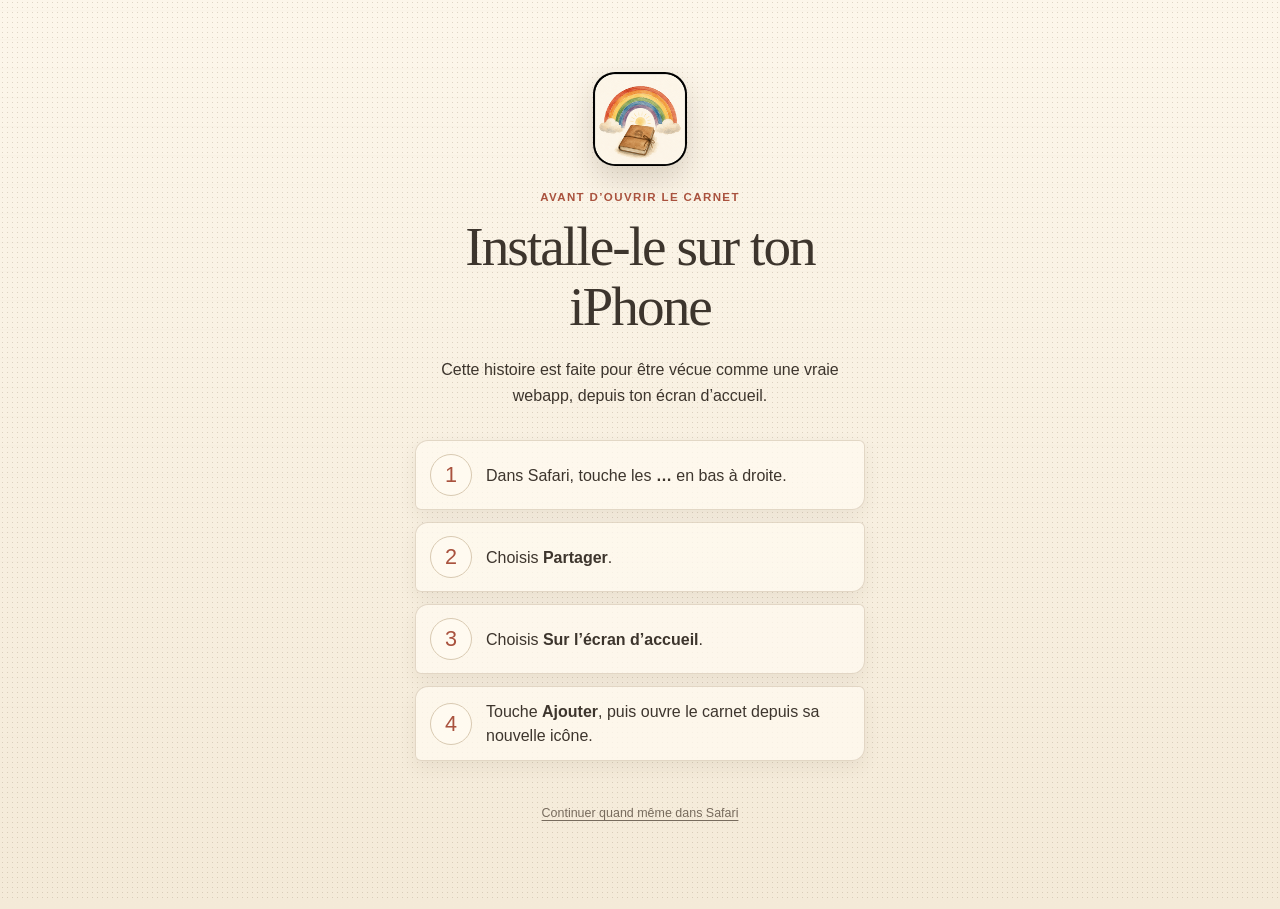
<file: index.html>
<!doctype html>
<html lang="fr">
<head>
  <meta charset="utf-8" />
  <meta name="viewport" content="width=device-width, initial-scale=1, viewport-fit=cover" />
  <meta name="theme-color" content="#f4ead8" />
  <meta name="apple-mobile-web-app-capable" content="yes" />
  <meta name="apple-mobile-web-app-status-bar-style" content="default" />
  <title>Notre carnet de voyage</title>
  <script>
    (() => {
      const isDebugInstall = new URLSearchParams(location.search).get("debug") === "1";
      const manifest = document.createElement("link");
      manifest.rel = "manifest";
      manifest.href = isDebugInstall ? "manifest-debug.webmanifest?v=1.4.8" : "manifest.webmanifest?v=1.4.8";
      document.head.append(manifest);
    })();
  </script>
  <link rel="icon" type="image/png" sizes="192x192" href="assets/icons/icon-192-v1.png" />
  <link rel="apple-touch-icon" sizes="180x180" href="assets/icons/apple-touch-icon-v1.png" />
  <link rel="stylesheet" href="styles.css?v=1.4.60" />
</head>
<body>
  <div class="weather" aria-hidden="true">
    <span class="weather__rain"></span>
    <span class="weather__sun">☀</span>
    <span class="weather__rainbow">⌒</span>
  </div>

  <header class="site-header" hidden>
    <div class="progress" aria-label="Progression du voyage">
      <span id="progressLabel">Le carnet</span>
      <span class="progress__track"><span id="progressBar"></span></span>
    </div>
    <span class="illustration-count" id="illustrationCount" hidden>Souvenirs</span>
  </header>

  <main id="app" class="app" aria-live="polite">
    <section class="paper-card loading-card">
      <p>Le carnet s’ouvre…</p>
    </section>
  </main>

  <aside id="debugPanel" class="debug-panel" hidden aria-label="Outils de test">
    <details>
      <summary><span id="debugVersion"></span> · Test</summary>
      <label for="debugStep">Aller à une étape</label>
      <select id="debugStep"></select>
      <div class="debug-actions">
        <button id="debugGo" type="button">Ouvrir</button>
        <button id="debugUnlock" type="button">Tout débloquer</button>
        <button id="debugOnboarding" type="button">Rejouer l’intro</button>
        <button id="debugBook" type="button">Notre voyage</button>
        <button class="button-wide" type="button" onclick="location.href='d3-crop-calibrator.html?debug=1'">D3 — Crop calibrator</button>
      </div>
      <label for="debugChallengeOneRule">Défi 1 — règle et écran</label>
      <div class="debug-challenge-one">
        <select id="debugChallengeOneRule" aria-label="Règle du défi 1">
          <option value="1">Règle 1</option><option value="2">Règle 2</option><option value="3">Règle 3</option>
          <option value="4">Règle 4</option><option value="5">Règle 5</option><option value="6">Règle 6</option>
        </select>
        <select id="debugChallengeOneStage" aria-label="Écran du défi 1">
          <option value="intro">Introduction</option><option value="doors">Portes initiales</option>
          <option value="level1">Dessin niveau 1</option><option value="level2">Dessin niveau 2</option><option value="level3">Dessin niveau 3</option>
          <option value="hint">Indice</option><option value="speak">Réponse orale</option><option value="reward">Révélation</option>
          <option value="one">Une porte ouverte</option><option value="five">Cinq portes ouvertes</option><option value="six">Six portes ouvertes</option>
        </select>
        <button id="debugChallengeOneApply" type="button">Tester</button>
      </div>
      <label for="debugNow">Horloge de test — heure de Paris</label>
      <input id="debugNow" type="datetime-local" step="1" />
      <div class="debug-actions"><button id="debugApplyTime" type="button">Appliquer l’heure</button><button id="debugRealTime" type="button">Heure réelle</button></div>
      <label for="debugDisplayMode">Contexte d’affichage</label>
      <div class="debug-inline">
        <select id="debugDisplayMode">
          <option value="auto">Réel</option>
          <option value="pwa">PWA</option>
          <option value="browser">Safari</option>
        </select>
        <button id="debugApplyDisplay" type="button">Appliquer</button>
      </div>
      <div class="debug-actions">
        <button id="debugRefresh" class="button-refresh" type="button">Actualiser la webapp</button>
        <button id="debugReset" class="button-danger" type="button">Reset complet</button>
      </div>
      <p>Progression de test séparée. Les horaires restent actifs ; les scénarios de pause et l’horloge permettent de les tester.</p>
    </details>
  </aside>

  <noscript>Ce carnet a besoin de JavaScript pour raconter son histoire.</noscript>
  <script type="module" src="script.js?v=1.4.64-d2-g5"></script>
</body>
</html>
</file>
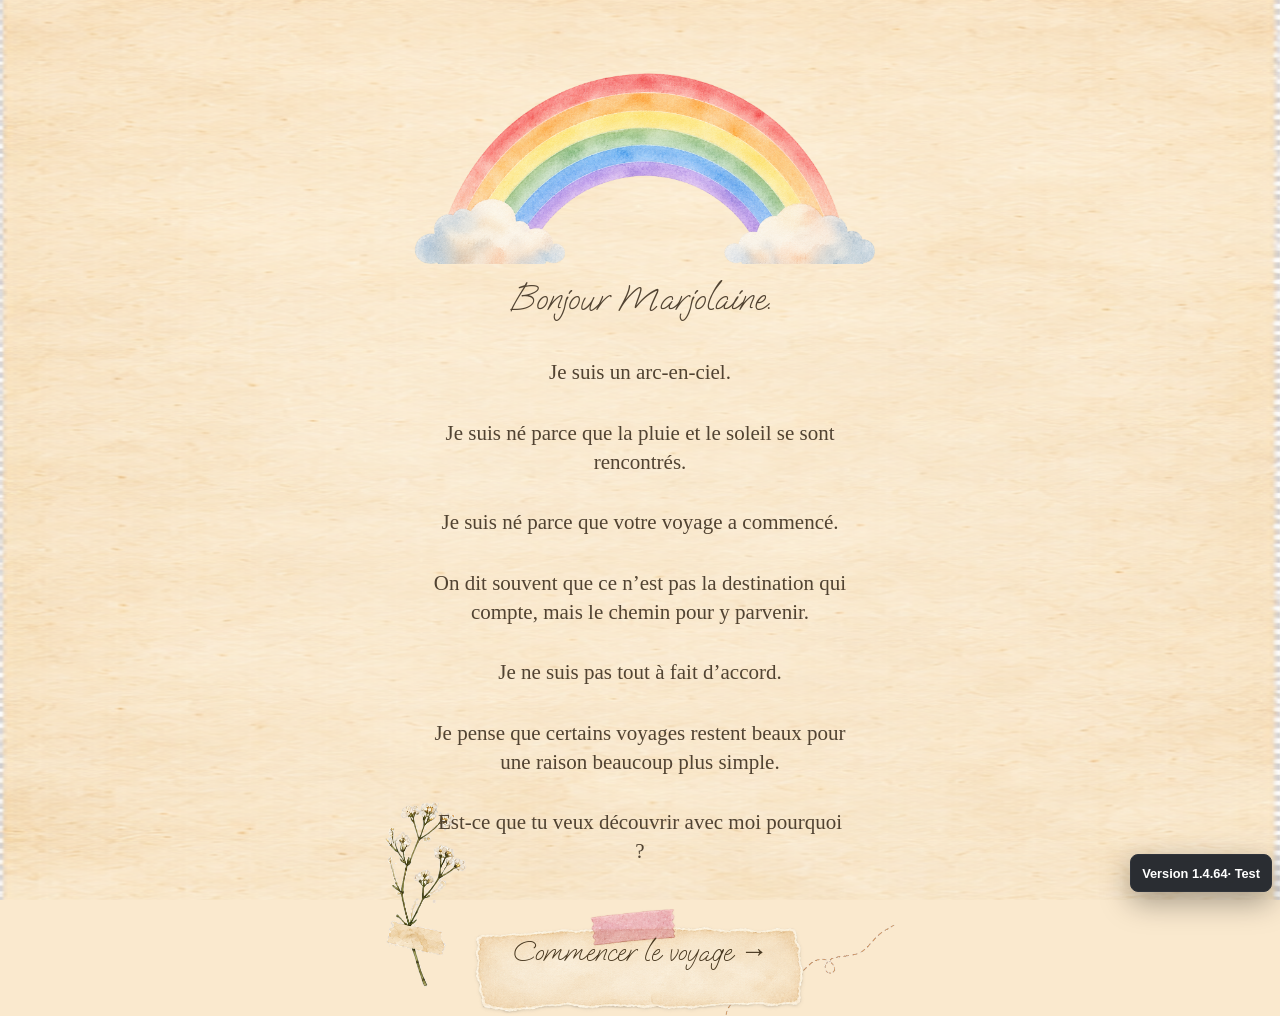
<file: d3-crop-calibrator.html>
<!doctype html>
<html lang="fr">
<head>
  <meta charset="utf-8" />
  <meta name="viewport" content="width=device-width, initial-scale=1" />
  <meta name="theme-color" content="#f4ead8" />
  <title>D3 — Crop calibrator</title>
  <link rel="stylesheet" href="d3-crop-calibrator.css" />
</head>
<body>
  <main id="cropCalibrator">
    <p class="crop-calibrator__loading">Chargement du calibrateur…</p>
  </main>
  <script>
    if (new URLSearchParams(location.search).get("debug") !== "1") location.replace("./?debug=1&display=pwa");
  </script>
  <script type="module" src="d3-crop-calibrator.js"></script>
</body>
</html>
</file>
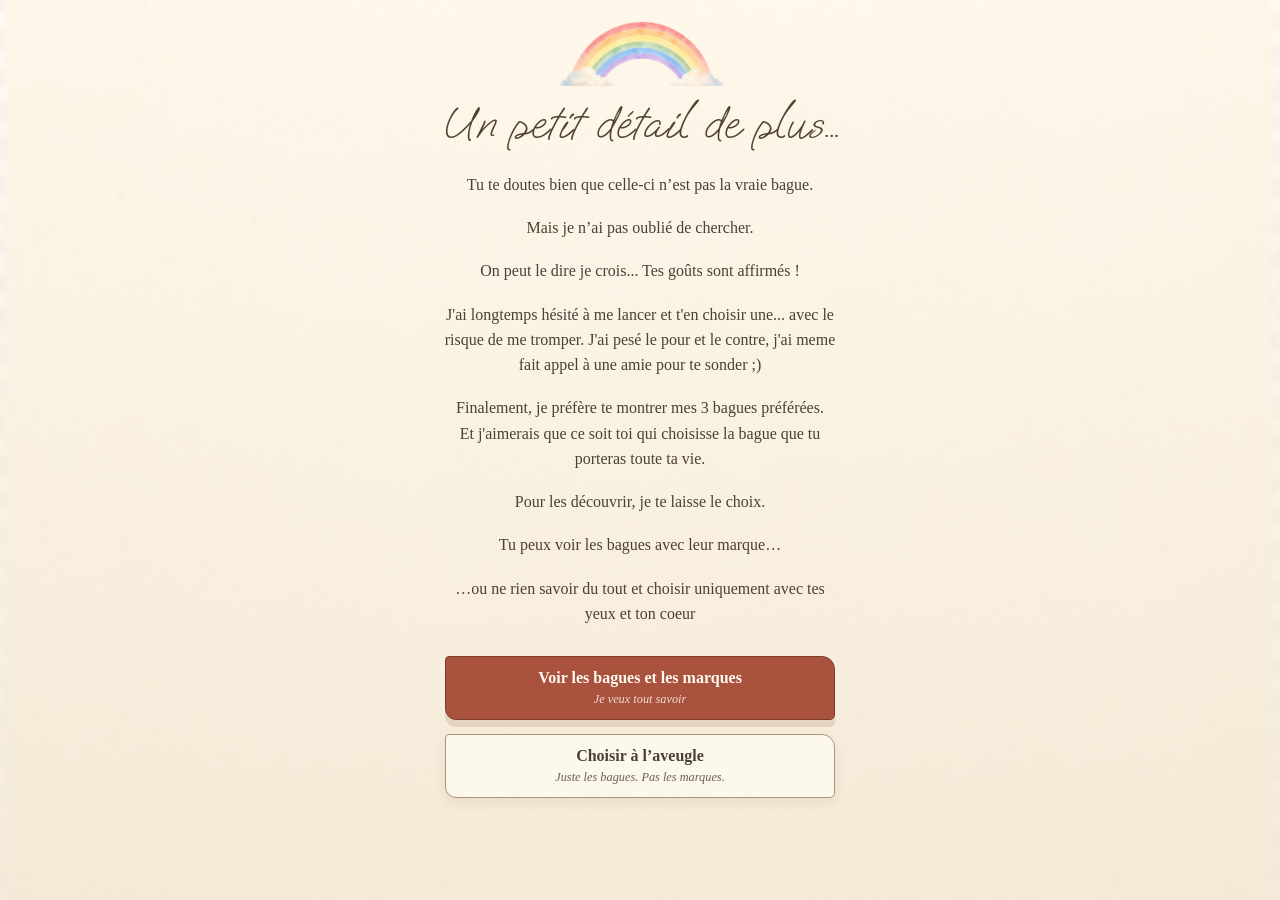
<file: un-dernier-petit-detail.html>
<!doctype html>
<html lang="fr">
<head>
  <meta charset="utf-8" />
  <meta name="viewport" content="width=device-width, initial-scale=1, viewport-fit=cover" />
  <meta name="theme-color" content="#f4ead8" />
  <meta name="robots" content="noindex, nofollow, noarchive" />
  <title>Un petit détail de plus…</title>
  <link rel="icon" type="image/png" sizes="192x192" href="assets/icons/icon-192-v1.png" />
  <link rel="apple-touch-icon" sizes="180x180" href="assets/icons/apple-touch-icon-v1.png" />
  <link rel="stylesheet" href="ring-secret.css?v=1.0.0" />
</head>
<body>
  <main id="ringExperience" class="ring-experience" aria-live="polite"></main>
  <noscript>Cette page a besoin de JavaScript pour s’ouvrir.</noscript>
  <script type="module" src="ring-secret.js?v=1.0.6"></script>
</body>
</html>
</file>
<file: styles.css>
:root {
  color-scheme: light;
  --ink: #3d352d;
  --muted: #776b5d;
  --paper: #fffaf0;
  --paper-deep: #f4ead8;
  --line: #d8c9b1;
  --terracotta: #a9523e;
  --terracotta-dark: #823c2d;
  --sage: #71866a;
  --blue: #7894a0;
  --shadow: 0 18px 45px rgba(73, 52, 30, 0.14);
  font-family: -apple-system, BlinkMacSystemFont, "Segoe UI", sans-serif;
  font-synthesis: none;
}

* { box-sizing: border-box; }

html { min-height: 100%; background: var(--paper-deep); }

body {
  margin: 0;
  min-height: 100vh;
  min-height: 100dvh;
  color: var(--ink);
  background:
    linear-gradient(rgba(255, 250, 240, 0.78), rgba(244, 234, 216, 0.92)),
    repeating-linear-gradient(0deg, transparent 0 27px, rgba(133, 109, 78, 0.08) 28px 29px);
  -webkit-font-smoothing: antialiased;
  overflow-x: hidden;
}

body::before {
  content: "";
  position: fixed;
  inset: 0;
  pointer-events: none;
  opacity: 0.25;
  background-image: radial-gradient(#836f57 0.55px, transparent 0.55px);
  background-size: 5px 5px;
}

button, input, select { font: inherit; }

button { touch-action: manipulation; }

button:focus-visible, input:focus-visible, select:focus-visible {
  outline: 3px solid rgba(169, 82, 62, 0.26);
  outline-offset: 2px;
}

button:disabled { opacity: 0.48; cursor: wait; transform: none !important; }

.site-header {
  position: sticky;
  top: 0;
  z-index: 20;
  display: grid;
  grid-template-columns: 44px minmax(0, 1fr) auto;
  align-items: center;
  gap: 10px;
  min-height: 62px;
  padding: max(8px, env(safe-area-inset-top)) 14px 8px;
  background: rgba(255, 250, 240, 0.91);
  border-bottom: 1px solid rgba(141, 115, 82, 0.25);
  backdrop-filter: blur(12px);
  -webkit-backdrop-filter: blur(12px);
}

.site-header[hidden] { display: none; }

.icon-button {
  width: 40px;
  height: 40px;
  border: 1px solid var(--line);
  border-radius: 50%;
  color: var(--ink);
  background: var(--paper);
  font-size: 1.3rem;
}

.progress { display: grid; gap: 6px; min-width: 0; font-size: 0.72rem; color: var(--muted); }
.progress > span:first-child { white-space: nowrap; overflow: hidden; text-overflow: ellipsis; }
.progress__track { height: 4px; border-radius: 99px; overflow: hidden; background: #e2d7c5; }
.progress__track span { display: block; height: 100%; width: 0; background: var(--terracotta); transition: width 0.35s ease; }
.illustration-count { font-size: 0.78rem; font-weight: 700; white-space: nowrap; }

.app {
  position: relative;
  z-index: 1;
  width: min(100%, 680px);
  min-height: calc(100dvh - 62px);
  margin: 0 auto;
  padding: 22px 14px calc(40px + env(safe-area-inset-bottom));
}

.paper-card {
  position: relative;
  width: 100%;
  min-height: min(680px, calc(100dvh - 112px));
  padding: clamp(24px, 7vw, 48px) clamp(20px, 6vw, 42px);
  overflow: hidden;
  background: rgba(255, 250, 240, 0.96);
  border: 1px solid rgba(137, 111, 78, 0.28);
  border-radius: 4px 13px 6px 10px;
  box-shadow: var(--shadow);
}

.paper-card::after {
  content: "";
  position: absolute;
  inset: 10px;
  pointer-events: none;
  border: 1px solid rgba(137, 111, 78, 0.11);
  border-radius: inherit;
}

.screen { animation: page-in 0.35s ease both; }

@keyframes page-in {
  from { opacity: 0; transform: translateY(8px) rotate(0.2deg); }
  to { opacity: 1; transform: none; }
}

h1, h2 {
  font-family: Georgia, "Times New Roman", serif;
  font-weight: 500;
  line-height: 1.08;
}

h1 { margin: 0 0 20px; font-size: clamp(2.1rem, 10vw, 4rem); letter-spacing: -0.035em; }
h2 { margin: 18px 0; font-size: clamp(1.45rem, 6vw, 2rem); }
p { margin: 0 0 20px; line-height: 1.68; }
.lead { font-size: 1.12rem; }
.kicker { margin: 0 0 10px; color: var(--terracotta); font-size: 0.72rem; font-weight: 800; letter-spacing: 0.12em; text-transform: uppercase; }

.guide {
  display: grid;
  grid-template-columns: 48px 1fr;
  gap: 12px;
  align-items: start;
  margin: 20px 0 26px;
  padding: 14px;
  border: 1px dashed var(--line);
  border-radius: 12px 5px 12px 5px;
  background: rgba(244, 234, 216, 0.54);
}

.guide p { margin: 0; font-family: Georgia, serif; font-style: italic; line-height: 1.45; }
.guide__rainbow { display: grid; place-items: center; width: 46px; height: 34px; overflow: hidden; color: var(--terracotta); font: 900 3.7rem/0.8 Georgia, serif; transform: rotate(-3deg); }
.guide__rainbow::after { content: "• •"; position: absolute; margin-top: 27px; color: var(--ink); font: 700 0.55rem sans-serif; letter-spacing: 9px; }

.primary-button, .secondary-button, .choice {
  position: relative;
  z-index: 2;
  width: 100%;
  min-height: 52px;
  padding: 14px 18px;
  border-radius: 9px 5px 10px 6px;
  cursor: pointer;
  transition: transform 0.16s ease, background 0.16s ease;
}

.primary-button { border: 1px solid var(--terracotta-dark); background: var(--terracotta); color: #fffaf0; font-weight: 750; box-shadow: 0 7px 0 rgba(130, 60, 45, 0.16); }
.primary-button:active, .choice:active { transform: translateY(2px); }
.secondary-button { border: 1px solid var(--line); background: var(--paper); color: var(--ink); }

.choice-list { display: grid; gap: 10px; }
.choice { border: 1px solid var(--line); background: #fffdf8; color: var(--ink); text-align: left; }
.choice:hover { border-color: var(--terracotta); background: #fff8ef; }
.choice--wrong { animation: shake 0.32s ease; border-color: #a84b43; background: #fff0ed; }
.couple-player { margin: 8px 0 20px; padding: 12px 14px; border: 1px solid rgba(169, 82, 62, .34); background: rgba(169, 82, 62, .09); color: var(--terracotta-dark); font: 800 1.05rem/1.25 Georgia, serif; text-align: center; }
.couple-profile-intro { justify-content: center; text-align: center; }
.couple-profile-intro__subtitle, .couple-profile-intro__copy { font: italic 1.05rem/1.55 Georgia, serif; }
.couple-profile-intro__art { display: block; width: min(88%, 360px); max-height: 330px; margin: 14px auto; object-fit: contain; }
.couple-profile-progress { gap: 5px; margin-bottom: 18px; }
.couple-profile-progress .blind-test-progress__dot { width: 6px; height: 6px; flex: 0 0 6px; border-color: var(--line); }
.couple-profile-progress .blind-test-progress__dot--active { border-color: var(--terracotta); }
.couple-choice { display: grid; grid-template-columns: 28px minmax(0, 1fr); align-items: center; gap: 10px; }
.couple-choice__symbol { color: var(--terracotta-dark); font-size: 1.25rem; text-align: center; }
.couple-results { display: grid; grid-template-columns: repeat(2, minmax(0, 1fr)); gap: 14px; margin: 18px 0; }
.couple-result { padding: 18px 14px; border: 1px solid var(--line); background: rgba(255, 253, 248, .72); text-align: center; }
.couple-result h2 { margin-bottom: 8px; font-size: .82rem; letter-spacing: .11em; text-transform: uppercase; }
.couple-result h3 { margin: 6px 0 12px; font: 700 1.12rem/1.3 Georgia, serif; }
.couple-result p { margin: 0; font-size: .9rem; }
.couple-result__symbol { color: var(--terracotta); font-size: 2.25rem; }
.couple-results__comment, .couple-results__diagnostic { text-align: center; }
.couple-results__comment { font: italic 1.05rem/1.5 Georgia, serif; }
.couple-results__diagnostic { color: var(--terracotta-dark); font: 700 1.2rem/1.4 Georgia, serif; }

.question-meta { float: right; margin: -4px 0 8px 10px; color: var(--muted); font-size: 0.75rem; font-weight: 800; }
.feedback { min-height: 28px; margin-top: 14px; color: var(--terracotta-dark); font-weight: 700; }
.success-mark { display: grid; place-items: center; width: 84px; height: 84px; margin: 28px auto; border: 2px solid var(--sage); border-radius: 50%; color: var(--sage); font-size: 2.5rem; transform: rotate(-5deg); }

.weather { position: fixed; z-index: 0; inset: 0; pointer-events: none; overflow: hidden; }
.weather__rain { position: absolute; inset: 0; opacity: 0; background: repeating-linear-gradient(105deg, transparent 0 18px, rgba(104, 130, 142, 0.2) 19px 20px); }
.weather__sun { position: absolute; top: 4%; right: 8%; opacity: 0; color: #d99f3e; font-size: 5rem; }
.weather__rainbow { position: absolute; top: 2%; left: 50%; opacity: 0; color: rgba(169, 82, 62, 0.2); font: 900 14rem Georgia, serif; transform: translateX(-50%); }
.intro-weather--active .weather__rain { animation: rain 1.5s ease both; }
.intro-weather--active .weather__sun { animation: sun 1.5s 0.3s ease both; }
.intro-weather--active .weather__rainbow { animation: rainbow 1.5s 0.6s ease both; }
@keyframes rain { 0%, 20% { opacity: 1; transform: translateY(-30px); } 70%, 100% { opacity: 0; transform: translateY(30px); } }
@keyframes sun { 0% { opacity: 0; transform: scale(0.5); } 60%, 100% { opacity: 0.45; transform: scale(1); } }
@keyframes rainbow { from { opacity: 0; transform: translateX(-50%) scale(0.7); } to { opacity: 0.65; transform: translateX(-50%) scale(1); } }

.gallery { display: grid; grid-auto-flow: column; grid-auto-columns: 92%; gap: 12px; overflow-x: auto; scroll-snap-type: x mandatory; padding: 4px 4px 14px; margin: 0 -4px; scrollbar-width: none; }
.gallery::-webkit-scrollbar { display: none; }
.gallery-slide { display: grid; place-items: center; min-height: 320px; margin: 0; overflow: hidden; border: 8px solid #f8f0e2; outline: 1px solid var(--line); background: #e8decc; box-shadow: 0 7px 15px rgba(62, 45, 27, 0.12); scroll-snap-align: center; transform: rotate(-0.5deg); }
.gallery-slide:nth-child(even) { transform: rotate(0.6deg); }
.gallery-slide img { width: 100%; height: 100%; object-fit: cover; }
.gallery-slide figcaption { align-self: end; padding: 10px; }
.placeholder-image { padding: 30px; color: var(--muted); text-align: center; background: linear-gradient(145deg, #ded4c1, #f4ecdc); font: 700 0.8rem/1.5 monospace; }
.gallery-hint { color: var(--muted); font-size: 0.77rem; text-align: center; }
.notice { padding: 12px 14px; border-left: 3px solid var(--sage); background: rgba(113, 134, 106, 0.1); }

.audio-placeholder { display: grid; place-items: center; gap: 10px; margin: 16px 0; padding: 20px; border: 1px dashed var(--line); background: #f8f1e5; }
.audio-placeholder > span { font-size: 2rem; color: var(--terracotta); }
.audio-placeholder small { color: var(--muted); }
.blind-test-intro, .blind-test-song { text-align: center; }
.blind-test-intro { justify-content: center; }
.blind-test-intro__subtitle, .blind-test-intro__copy, .blind-test-song__copy { font: italic 1.05rem/1.55 Georgia, serif; }
.blind-test-intro__art { display: block; width: min(68%, 240px); max-height: 320px; margin: 14px auto; object-fit: contain; }
.blind-test-progress { display: flex; justify-content: center; gap: 8px; margin: 4px 0 22px; }
.blind-test-progress__dot { width: 8px; height: 8px; border: 1px solid var(--terracotta); border-radius: 50%; }
.blind-test-progress__dot--active { background: var(--terracotta); }
.blind-test-song__art { display: block; width: min(72%, 240px); max-height: 260px; margin: 18px auto; object-fit: contain; }
@media (hover: none) {
  .couple-choice:hover { border-color: var(--line); background: #fffdf8; }
  .challenge-three-choice:hover { border-color: var(--line); background: #fffdf8; }
}
.challenge-three-intro { justify-content: center; text-align: center; }
.challenge-three-intro__subtitle, .challenge-three-intro__copy, .challenge-three-question__subtitle { font: italic 1.05rem/1.55 Georgia, serif; }
.challenge-three-intro__art { display: block; width: min(92%, 390px); max-height: 330px; margin: 14px auto; object-fit: contain; }
.challenge-three-question .kicker { text-align: left; }
.challenge-three-question__subtitle { color: var(--muted); }
.baby-photo { position: relative; display: block; width: min(84%, 290px); aspect-ratio: 1 / 1; margin: 14px auto 20px; overflow: hidden; border: 9px solid #fffdf8; outline: 1px solid var(--line); box-shadow: 0 6px 14px rgba(65, 45, 25, 0.1); transform: rotate(-0.7deg); }
.baby-photo__image { position: absolute; display: block; max-width: none; }
.baby-photo--placeholder { display: grid; place-items: center; padding: 22px; color: var(--muted); background: #e8decc; text-align: center; }
.challenge-three-choice:disabled { opacity: 1; cursor: default; }
.challenge-three-choice--selected { border-color: var(--terracotta); background: #fff8ef; }
.challenge-three-feedback { min-height: 0; margin-top: 16px; text-align: center; }
.challenge-three-feedback p { margin-bottom: 14px; font: 1.02rem/1.5 Georgia, serif; }

blockquote { margin: 18px 0 28px; padding: 18px; border-left: 3px solid var(--terracotta); background: #f8f1e5; font: italic 1.15rem/1.6 Georgia, serif; }
.field-label { display: block; margin-bottom: 8px; color: var(--muted); font-size: 0.76rem; font-weight: 800; letter-spacing: 0.08em; text-transform: uppercase; }
.text-input { width: 100%; min-height: 54px; margin-bottom: 14px; padding: 12px 14px; border: 1px solid var(--line); border-radius: 5px; background: #fffdf8; color: var(--ink); font-size: 1.05rem; }
.text-input--code { font: 800 1.5rem/1 monospace; letter-spacing: 0.2em; text-transform: uppercase; text-align: center; }
.shake { animation: shake 0.34s ease; }
@keyframes shake { 25% { transform: translateX(-6px); } 50% { transform: translateX(5px); } 75% { transform: translateX(-3px); } }

.loading-dots { display: flex; justify-content: center; gap: 8px; padding: 60px 0; }
.loading-dots span { width: 10px; height: 10px; border-radius: 50%; background: var(--terracotta); animation: dot 0.8s infinite alternate; }
.loading-dots span:nth-child(2) { animation-delay: 0.2s; }
.loading-dots span:nth-child(3) { animation-delay: 0.4s; }
@keyframes dot { to { opacity: 0.25; transform: translateY(-8px); } }
.plane { padding: 35px 0; color: var(--blue); font-size: 4rem; text-align: center; animation: fly 2.5s ease-in-out infinite alternate; }
@keyframes fly { to { transform: translateX(30px) rotate(4deg); } }

.route-line { display: grid; grid-template-columns: auto 1fr auto; align-items: center; gap: 8px; margin: 25px 0; color: var(--muted); font-size: 0.72rem; }
.route-line i { position: relative; height: 3px; background: var(--line); }
.route-line i::after { content: ""; position: absolute; inset: 0 auto 0 0; width: var(--route-progress); background: var(--terracotta); }

.family-game { position: relative; min-height: 360px; padding: 16px; overflow: hidden; border: 1px dashed var(--line); background: linear-gradient(#cddde0, #f7e5c4); }
.family-game__score { display: flex; justify-content: space-between; position: relative; z-index: 2; }
.star-button { position: absolute; left: var(--x, 45%); top: var(--y, 55%); width: 64px; height: 64px; border: 0; border-radius: 50%; color: #b97b15; background: #fff4c5; font-size: 2rem; box-shadow: 0 5px 20px rgba(84, 57, 17, 0.22); transition: left 0.12s, top 0.12s; }

.sunset { position: relative; height: 210px; margin: 20px 0; overflow: hidden; border: 8px solid #f8f0e2; outline: 1px solid var(--line); background: linear-gradient(#829ba4, #e3a06c 60%, #84645e 61%); }
.sunset span { position: absolute; left: 50%; top: 52%; width: 62px; height: 62px; border-radius: 50%; background: #f5d47a; transform: translate(-50%, -50%); box-shadow: 0 0 40px #f5c976; }
.timer { font: 600 1.35rem Georgia, serif; text-align: center; }

.physical-order { display: grid; gap: 7px; padding: 0; list-style: none; }
.physical-order li { display: flex; align-items: center; gap: 12px; padding: 9px 0; border-bottom: 1px dashed var(--line); }
.physical-order span { display: grid; place-items: center; width: 28px; height: 28px; border: 1px solid var(--line); border-radius: 50%; font-size: 0.78rem; }
.box-placeholder { display: grid; place-items: center; gap: 15px; min-height: 250px; margin: 18px 0 28px; padding: 30px; border: 3px double #8f6e4c; background: linear-gradient(135deg, #79583b, #aa815c); color: #fff4e3; text-align: center; box-shadow: 0 15px 25px rgba(53, 35, 19, 0.2); transform: perspective(500px) rotateX(3deg); }
.box-placeholder span { font: 700 0.75rem/1.5 monospace; }
.box-placeholder b { padding: 8px 12px; border: 1px solid rgba(255,255,255,0.45); font-family: Georgia, serif; }
.domain-reveal { margin-top: 35px; color: var(--terracotta); font: 600 clamp(1.4rem, 7vw, 2.3rem)/1.1 Georgia, serif; text-align: center; }

.debug-panel { position: fixed; z-index: 50; right: 8px; bottom: calc(8px + env(safe-area-inset-bottom)); width: auto; padding: 0; border: 1px solid #30343b; border-radius: 8px; background: rgba(34, 38, 44, 0.96); color: white; box-shadow: 0 10px 30px rgba(0,0,0,0.35); font-size: 0.8rem; }
.debug-panel--open { width: min(320px, calc(100vw - 16px)); padding: 10px; }
.debug-panel[hidden] { display: none; }
.debug-panel summary { display: flex; align-items: center; min-height: 36px; padding: 7px 11px; cursor: pointer; font-weight: 800; white-space: nowrap; }
.debug-panel--open summary { margin: -10px -10px 0; }
.debug-panel summary::-webkit-details-marker { display: none; }
.debug-panel label { display: block; margin: 10px 0 4px; }
.debug-panel select { width: 100%; min-height: 36px; }
.debug-actions { display: grid; grid-template-columns: 1fr 1fr; gap: 6px; margin-top: 8px; }
.debug-actions button { min-height: 36px; border: 1px solid #737985; border-radius: 5px; background: #f7f7f8; color: #222; }
.debug-actions .button-refresh { grid-column: 1 / -1; }
.debug-actions .button-wide { grid-column: 1 / -1; }
.debug-actions .button-danger { grid-column: 1 / -1; background: #8e3d3d; color: white; }
.debug-inline { display: grid; grid-template-columns: 1fr auto; gap: 6px; }
.debug-inline button { min-height: 36px; border: 1px solid #737985; border-radius: 5px; background: #f7f7f8; color: #222; }
.debug-panel p { margin: 8px 0 0; line-height: 1.35; color: #cbd0d8; }
.debug-panel--open details { max-height: min(780px, calc(100dvh - 36px)); overflow-y: auto; }
.debug-challenge-one { display: grid; grid-template-columns: .72fr 1.28fr auto; gap: 5px; }
.debug-challenge-one select { min-width: 0; }
.debug-challenge-one button { min-height: 36px; border: 1px solid #737985; border-radius: 5px; background: #f7f7f8; color: #222; }

/* V1.4.8 — Les règles de notre monde */
.rules-intro, .rules-doors, .rule-page { display: flex; flex-direction: column; min-height: min(680px, calc(100dvh - 112px)); }
.rules-intro { justify-content: center; text-align: center; }
.rules-intro h1, .rules-doors h1, .rule-page h1 { font-size: clamp(2rem, 9vw, 3.4rem); }
.rules-intro__copy { margin: 8px 0 30px; font: italic clamp(1.05rem, 4.6vw, 1.3rem)/1.65 Georgia, serif; }
.rules-intro__door { display: block; width: min(72vw, 270px); height: auto; margin: 4px auto 20px; }

.rules-note { min-height: 40px; margin: -8px 0 15px; color: var(--muted); font: italic .94rem/1.4 Georgia, serif; }
.door-grid { display: grid; grid-template-columns: repeat(2, minmax(0, 1fr)); gap: 30px 18px; margin: 8px auto 0; width: min(100%, 430px); }
.rule-door { position: relative; z-index: 2; display: grid; place-items: center; min-width: 0; min-height: 170px; padding: 0; border: 0; border-radius: 0; color: var(--ink); background: transparent; box-shadow: none; cursor: pointer; transition: opacity .25s ease, transform .15s ease; }
.rule-door img { display: block; width: 100%; height: 205px; object-fit: contain; object-position: center; border-radius: 0; }
.rule-door span { margin-top: -5px; font: italic .82rem Georgia, serif; }
.rule-door:disabled { cursor: default; }
.rule-door:not(:disabled):active { transform: translateY(2px); }
.rule-door--locked { opacity: .42; }
.rule-door--available, .rule-door--open { opacity: 1; }

.rules-final { margin-top: 22px; padding-top: 12px; border-top: 1px dashed var(--line); text-align: center; animation: rules-arrive .7s ease both; }
.rules-final p { margin: 2px 0 16px; font: italic 1.05rem/1.5 Georgia, serif; }
.rules-rainbow { height: 33px; overflow: hidden; color: var(--terracotta); font: 900 4.3rem/.58 Georgia, serif; letter-spacing: -.12em; text-align: center; }
.rules-rainbow::after { content: "⌒⌒"; color: #d8a33c; opacity: .65; }
.rules-rainbow--small { margin: 4px auto 18px; }
@keyframes rules-arrive { from { opacity: 0; transform: translateY(9px); } to { opacity: 1; transform: none; } }

.rule-page { text-align: center; }
.rule-page h1 { margin-bottom: 12px; font-size: clamp(1.75rem, 7.5vw, 2.7rem); }
.rule-drawing { display: grid; place-items: center; min-height: 258px; margin: 4px 0 12px; padding: 8px; border: 1px dashed rgba(117, 86, 54, .24); border-radius: 47% 43% 45% 40% / 8% 10% 7% 9%; background: radial-gradient(ellipse, rgba(255,255,255,.55), transparent 68%); }
.rule-drawing--transparent { padding: 0; border: 0; border-radius: 0; background: none; }
.rule-sketch { display: block; width: min(100%, 350px); max-height: 240px; overflow: visible; }
.rule-sketch--asset { width: min(100%, 340px); height: auto; max-height: 263px; object-fit: contain; }
.rule-sketch > .sketch-layer { fill: none; stroke: var(--ink); stroke-width: 3.2; stroke-linecap: round; stroke-linejoin: round; }
.rule-sketch text { fill: var(--ink); stroke: none; font-family: Georgia, serif; font-style: italic; }
.sketch-number { font-size: 92px; }
.sketch-small { font-size: 15px; letter-spacing: 4px; }
.sketch-title { font-size: 24px; letter-spacing: 3px; }
.sketch-layer--2, .sketch-layer--3 { stroke-dasharray: 900; stroke-dashoffset: 900; animation: sketch-draw .9s ease forwards; }
.sketch-layer--3 { animation-duration: 1.15s; }
.sketch-watercolor { opacity: .42; filter: saturate(.85); animation: watercolor-in .8s ease both; }
@keyframes sketch-draw { to { stroke-dashoffset: 0; } }
@keyframes watercolor-in { from { opacity: 0; } to { opacity: .42; } }
.rule-actions { display: grid; gap: 9px; margin-top: auto; }
.rule-hint { margin: -2px 0 14px; padding: 11px 13px; border-left: 3px solid #d7a540; background: rgba(241, 204, 120, .18); font: italic .95rem/1.45 Georgia, serif; text-align: left; }
.rule-page--speak { justify-content: center; }
.rule-page--speak h1 { margin: 0 0 28px; }
.rule-page--reward { justify-content: center; }
.rule-drawing--solved { border-style: solid; border-color: rgba(113,134,106,.3); }
.rule-reveal { margin: 5px 0 28px; color: var(--terracotta-dark); font: 600 clamp(1.28rem, 5.5vw, 1.8rem)/1.42 Georgia, serif; }
.rule-reward-next { animation: rules-arrive .35s ease both; }

@media (max-width: 430px) {
  .couple-results { grid-template-columns: 1fr; }
  .rules-intro, .rules-doors, .rule-page { min-height: calc(100dvh - 106px); }
  .rules-doors, .rule-page { padding: 24px 20px 28px; }
  .rules-doors h1 { margin-bottom: 14px; }
  .door-grid { gap: 28px 16px; }
  .rule-door { min-height: 165px; }
  .rule-drawing { min-height: 225px; }
  .debug-challenge-one { grid-template-columns: 1fr 1fr; }
  .debug-challenge-one button { grid-column: 1 / -1; }
}

.loading-card { display: grid; place-items: center; }
noscript { display: block; margin: 30px; text-align: center; }

@media (min-width: 700px) {
  .app { padding-top: 38px; }
  .paper-card { min-height: 690px; }
}

@media (prefers-reduced-motion: reduce) {
  *, *::before, *::after { scroll-behavior: auto !important; animation-duration: 0.01ms !important; animation-iteration-count: 1 !important; transition-duration: 0.01ms !important; }
}

/* V1 — grammaire temporelle et fenêtres plein écran */
.site-header { grid-template-columns: minmax(0, 1fr); }
.progress > span:first-child { opacity: 0.62; }
.quiet-button { display: block; margin: 45vh auto 0; padding: 10px 14px; border: 0; color: var(--muted); background: transparent; text-decoration: underline; }
.orientation-screen { display: grid; align-content: center; min-height: calc(100dvh - 110px); text-align: center; }
.orientation-invite { margin: 0; font: italic 1.75rem Georgia, serif; }

.viewer-open { overflow: hidden; background: #000; }
.viewer-open::before { display: none; }
.viewer-open .site-header, .viewer-open .app, .viewer-open .weather, .viewer-open .debug-panel { visibility: hidden; }
.landscape-viewer { position: fixed; z-index: 999; inset: 0; width: 100vw; height: 100vh; height: 100dvh; display: grid; grid-template-rows: 1fr; padding: env(safe-area-inset-top) env(safe-area-inset-right) env(safe-area-inset-bottom) env(safe-area-inset-left); color: white; background: #000; }
.landscape-viewer__track { display: grid; grid-auto-flow: column; grid-auto-columns: 100%; min-width: 0; overflow-x: auto; overscroll-behavior: contain; scroll-snap-type: x mandatory; scrollbar-width: none; }
.landscape-viewer__track::-webkit-scrollbar { display: none; }
.landscape-viewer__slide { position: relative; display: grid; place-items: center; width: 100%; height: 100%; min-height: 0; margin: 0; scroll-snap-align: center; }
.landscape-viewer__slide img { display: block; width: 100%; height: 100%; object-fit: contain; }
.landscape-viewer--reveal .landscape-viewer__slide:first-child { animation: gallery-reveal 1s ease both; }
@keyframes gallery-reveal { from { opacity: 0; } to { opacity: 1; } }
.landscape-viewer__slide figcaption { position: absolute; right: max(12px, env(safe-area-inset-right)); bottom: 10px; padding: 5px 8px; border-radius: 99px; background: rgba(0,0,0,.58); font-size: .72rem; }
.landscape-viewer__placeholder { padding: 30px; color: #aaa; background: #111; font: 700 .8rem/1.5 monospace; text-align: center; }
.landscape-viewer__mute { position: absolute; z-index: 3; top: max(10px, env(safe-area-inset-top)); right: max(12px, env(safe-area-inset-right)); min-height: 38px; padding: 7px 12px; border: 1px solid #555; border-radius: 99px; color: white; background: rgba(23,23,23,.82); font-size: .72rem; }
.landscape-viewer__close { position: absolute; z-index: 3; left: 50%; bottom: max(10px, env(safe-area-inset-bottom)); min-height: 48px; padding: 10px 22px; border: 1px solid #555; border-radius: 99px; color: white; background: rgba(23,23,23,.9); opacity: 0; pointer-events: none; transform: translate(-50%, 8px); transition: opacity .35s ease, transform .35s ease; }
.landscape-viewer__close--visible { opacity: 1; pointer-events: auto; transform: translate(-50%, 0); }
.landscape-viewer__orientation { display: none; position: absolute; z-index: 2; top: calc(10px + env(safe-area-inset-top)); left: 50%; padding: 6px 10px; border-radius: 99px; background: rgba(0,0,0,.68); transform: translateX(-50%); font-size: .75rem; }
@media (orientation: portrait) { .landscape-viewer__orientation { display: block; } }

.time-travel { display: grid; place-items: center; min-height: calc(100dvh - 110px); overflow: hidden; text-align: center; }
.time-travel__book { position: relative; width: min(76vw, 360px); height: min(52vw, 245px); perspective: 900px; }
.time-travel__book::before { content: ""; position: absolute; inset: 0; border: 1px solid var(--line); border-radius: 5px 12px 12px 5px; background: var(--paper); box-shadow: var(--shadow); }
.time-travel__book i { position: absolute; inset: 3px; border: 1px solid rgba(120,95,65,.22); border-radius: 4px 10px 10px 4px; background: #fffaf0; transform-origin: left center; animation: turn-page 1.6s cubic-bezier(.45,.02,.4,1) both; animation-delay: calc(var(--page) * 180ms); }
.time-travel--right .time-travel__book i { transform-origin: right center; animation-name: turn-page-right; }
.time-travel--medium .time-travel__book i { animation-duration: 1.8s; animation-delay: calc(var(--page) * 240ms); }
.time-travel--large .time-travel__book i { animation-duration: 2.4s; animation-delay: calc(var(--page) * 200ms); }
@keyframes turn-page { from { transform: rotateY(0); } to { transform: rotateY(-178deg); } }
@keyframes turn-page-right { from { transform: rotateY(0); } to { transform: rotateY(178deg); } }

.analysis-lines { min-height: 220px; padding: 25px 0; }
.analysis-lines p { animation: page-in .25s ease both; }
.road-trip { padding: 30px 0; }
.road-trip__labels { display: flex; justify-content: space-between; margin-bottom: 10px; font: 700 .76rem Georgia, serif; }
.road-trip__line { position: relative; height: 5px; margin: 30px 12px 45px; border-radius: 99px; background: var(--line); }
.road-trip__line::before, .road-trip__line::after { content: ""; position: absolute; top: 50%; width: 14px; height: 14px; border: 2px solid var(--ink); border-radius: 50%; background: var(--paper); transform: translateY(-50%); }
.road-trip__line::before { left: -7px; } .road-trip__line::after { right: -7px; }
.road-trip__done { display: block; height: 100%; background: var(--terracotta); transition: width .5s ease; }
.road-trip__van { position: absolute; top: -26px; color: var(--terracotta); font-size: 1.55rem; transform: translateX(-50%); transition: left .5s ease; }
.table-game { display: grid; place-items: center; min-height: 330px; padding: 24px; border: 1px dashed var(--line); background: radial-gradient(circle, rgba(255,255,255,.7), rgba(113,134,106,.14)); text-align: center; }
.table-game__object { width: 105px; height: 105px; border: 1px solid var(--line); border-radius: 50%; background: var(--paper); font-size: 3.2rem; box-shadow: 0 8px 20px rgba(65,45,25,.14); }
.phone-fades { margin-top: 20vh; color: var(--muted); text-align: center; }
.majorca-challenge { display: flex; min-height: calc(100dvh - 36px); flex-direction: column; justify-content: center; text-align: center; }
.majorca-challenge .journey-notebook__cta { display: block; margin: 18px auto 0; }

@media (prefers-reduced-motion: reduce) {
  .time-travel__book i { opacity: 0; animation-name: fade-page !important; }
  @keyframes fade-page { to { opacity: 1; } }
}

/* Patch 1 — onboarding PWA et carnet central */
.install-screen {
  width: 100%;
  min-height: calc(100dvh - 62px);
  padding: max(30px, env(safe-area-inset-top)) 12px calc(34px + env(safe-area-inset-bottom));
  text-align: center;
}
.install-screen__icon { display: block; width: 94px; height: 94px; margin: 4px auto 22px; border-radius: 22px; box-shadow: 0 12px 28px rgba(64, 42, 22, .18); }
.install-screen h1 { max-width: 440px; margin-right: auto; margin-left: auto; font-size: clamp(2rem, 10vw, 3.45rem); }
.install-screen > p:not(.kicker) { max-width: 440px; margin-right: auto; margin-left: auto; }
.install-steps { display: grid; gap: 12px; max-width: 450px; margin: 30px auto; padding: 0; list-style: none; text-align: left; }
.install-steps li { display: grid; grid-template-columns: 44px 1fr; gap: 12px; align-items: center; padding: 13px 14px; border: 1px solid rgba(137,111,78,.24); border-radius: 13px 6px 13px 6px; background: rgba(255,250,240,.78); box-shadow: 0 7px 18px rgba(73,52,30,.07); }
.install-steps li > span { display: grid; place-items: center; width: 42px; height: 42px; border: 1px solid var(--line); border-radius: 50%; color: var(--terracotta); background: var(--paper); font-size: 1.35rem; }
.install-steps p { margin: 0; line-height: 1.45; }
.install-screen__fallback { display: block; width: auto; min-height: 44px; margin: 14px auto 0; padding: 8px 10px; border: 0; color: var(--muted); background: transparent; font-size: .78rem; text-decoration: underline; text-underline-offset: 3px; cursor: pointer; }

.intro-stage { display: grid; place-items: center; min-height: calc(100dvh - 62px); }
.intro-stage__rainbow { position: relative; width: 180px; height: 100px; overflow: hidden; filter: drop-shadow(0 12px 20px rgba(76,51,31,.12)); animation: intro-mark 1.8s .55s ease both; }
.intro-stage__rainbow i { position: absolute; left: 50%; bottom: -82px; border: 11px solid; border-bottom: 0; border-radius: 180px 180px 0 0; transform: translateX(-50%); }
.intro-stage__rainbow i:nth-child(1) { width: 180px; height: 180px; color: #b85e49; }
.intro-stage__rainbow i:nth-child(2) { width: 150px; height: 150px; color: #dfa55c; }
.intro-stage__rainbow i:nth-child(3) { width: 120px; height: 120px; color: #7d9874; }
.intro-stage__rainbow i:nth-child(4) { width: 90px; height: 90px; color: #7894a0; }
@keyframes intro-mark { from { opacity: 0; transform: translateY(10px) scale(.82); } to { opacity: 1; transform: none; } }

.notebook-hub { display: grid; grid-template-rows: auto 1fr auto; align-items: center; gap: 10px; min-height: calc(100dvh - 62px); padding: max(10px, env(safe-area-inset-top)) 2px calc(4px + env(safe-area-inset-bottom)); }
.notebook-hub__guide { align-self: start; width: 100%; }
.notebook-hub__guide .guide { margin: 0; background: rgba(255,250,240,.72); box-shadow: 0 6px 16px rgba(73,52,30,.06); }
.notebook-touch { display: grid; place-items: center; align-self: center; width: 100%; min-height: 350px; padding: 10px 0; border: 0; color: var(--ink); background: transparent; cursor: pointer; }
.notebook-touch > span:last-child:not(.closed-notebook) { margin-top: 14px; color: var(--muted); font: italic .82rem Georgia, serif; }
.notebook-touch--still { cursor: default; }

.closed-notebook { position: relative; display: block; width: min(72vw, 300px); aspect-ratio: .72; transform: rotate(-2deg); filter: drop-shadow(0 20px 18px rgba(57,37,20,.22)); }
.closed-notebook__pages { position: absolute; z-index: 1; inset: 8px -3px -7px 9px; border: 1px solid #bda17e; border-radius: 9px 17px 16px 8px; background: repeating-linear-gradient(0deg, #eee0c7 0 3px, #cdb898 4px, #f6ead6 5px 7px); transform: rotate(1.2deg); }
.closed-notebook__cover { position: absolute; z-index: 3; inset: 0 7px 0 0; display: grid; place-content: center; gap: 7px; overflow: hidden; border: 2px solid #5d351e; border-radius: 13px 24px 22px 10px; color: #f5dfbd; background:
  radial-gradient(circle at 26% 20%, rgba(255,255,255,.12) 0 1px, transparent 2px),
  repeating-linear-gradient(24deg, rgba(255,255,255,.025) 0 2px, transparent 3px 8px),
  linear-gradient(145deg, #9c673e, #714125 62%, #512d1b);
  background-size: 9px 9px, auto, auto;
  box-shadow: inset 0 0 0 5px rgba(45,24,13,.18), inset 0 0 25px rgba(39,20,10,.24); text-align: center;
}
.closed-notebook__cover::before { content: ""; position: absolute; inset: 12px; border: 1px solid rgba(52,27,15,.48); border-radius: 8px 17px 16px 6px; box-shadow: 0 0 0 1px rgba(236,195,142,.08); }
.closed-notebook__cover strong { position: relative; font: 500 clamp(1.65rem, 8vw, 2.45rem)/1 Georgia, serif; letter-spacing: -.03em; text-shadow: 0 1px rgba(48,24,13,.6); }
.closed-notebook__cover small { position: relative; font: italic .78rem Georgia, serif; letter-spacing: .08em; }
.closed-notebook__rainbow { position: relative; height: 42px; overflow: hidden; color: #e2a063; font: 900 5.2rem/.65 Georgia, serif; }
.closed-notebook__strap { position: absolute; z-index: 2; top: -8%; right: 18%; width: 12px; height: 116%; border-radius: 99px; background: linear-gradient(90deg, #3d2114, #8e5c3c 47%, #3a2014); box-shadow: 2px 0 4px rgba(29,15,8,.3); transform: rotate(1deg); }
.closed-notebook__tab { position: absolute; z-index: 2; right: -13px; width: 38px; height: 51px; border: 1px solid rgba(86,57,33,.38); border-radius: 4px 9px 9px 4px; box-shadow: 4px 5px 8px rgba(55,36,18,.12); }
.closed-notebook__tab--1 { top: 16%; background: #dca29a; }
.closed-notebook__tab--2 { top: 32%; background: #c8c89b; }
.closed-notebook__tab--3 { top: 48%; background: #e7c979; }
.closed-notebook__tab--4 { top: 64%; background: #8eb1b5; }
.closed-notebook__paper { position: absolute; z-index: 0; width: 42%; height: 27%; border: 1px solid #c9b18d; background: #f2e1c4; box-shadow: 0 5px 8px rgba(55,36,18,.11); }
.closed-notebook__paper--1 { top: -6%; left: 10%; transform: rotate(5deg); }
.closed-notebook__paper--2 { bottom: -4%; left: 18%; transform: rotate(-5deg); }
.closed-notebook__paper--3 { top: 18%; right: -3%; transform: rotate(7deg); }
.closed-notebook__photo { position: absolute; z-index: 4; top: -7%; left: -5%; width: 34%; aspect-ratio: 1; border: 7px solid #f8eedc; background: linear-gradient(150deg, #8da4a6 0 45%, #dfbd7c 46% 62%, #6e8066 63%); box-shadow: 0 7px 12px rgba(42,27,14,.2); transform: rotate(-8deg); }
.closed-notebook__flower { position: absolute; z-index: 4; right: -4%; bottom: 4%; color: #e8c67b; font-size: 3rem; text-shadow: 0 2px #8a5635; transform: rotate(12deg); }
.closed-notebook--new-memory { animation: notebook-gained 1s cubic-bezier(.2,.85,.25,1) both; }
@keyframes notebook-gained { 0% { opacity: .4; transform: rotate(-2deg) scale(.92); } 55% { transform: rotate(1deg) scale(1.035); } 100% { opacity: 1; transform: rotate(-2deg) scale(1); } }
.notebook-hub__waiting { align-self: end; margin: 0; padding: 10px 14px; color: var(--muted); font: italic .85rem/1.45 Georgia, serif; text-align: center; }

.open-notebook { width: 100%; min-height: calc(100dvh - 62px); padding: max(4px, env(safe-area-inset-top)) 0 calc(4px + env(safe-area-inset-bottom)); }
.open-notebook__header { display: flex; align-items: start; justify-content: space-between; gap: 12px; margin-bottom: 12px; }
.open-notebook__header h1 { margin: 0; font-size: clamp(1.8rem, 9vw, 3rem); }
.open-notebook__header .kicker { margin-bottom: 3px; }
.open-notebook__close { min-height: 44px; padding: 6px 2px 6px 10px; border: 0; color: var(--ink); background: transparent; white-space: nowrap; }
.open-notebook__close span { display: inline-grid; place-items: center; width: 38px; height: 38px; margin-left: 2px; font-size: 2rem; font-weight: 200; }
.open-notebook__track { display: grid; grid-auto-flow: column; grid-auto-columns: 100%; gap: 14px; overflow-x: auto; overscroll-behavior-x: contain; scroll-snap-type: x mandatory; scrollbar-width: none; touch-action: pan-x pan-y; }
.open-notebook__track::-webkit-scrollbar { display: none; }
.open-notebook__spread { position: relative; display: grid; grid-template-columns: 1fr 1fr; min-height: min(510px, calc(100dvh - 190px)); overflow: hidden; border: 2px solid #785036; border-radius: 11px 22px 22px 11px; background: #f2dfbd; box-shadow: 0 18px 30px rgba(60,39,21,.2), inset 0 0 24px rgba(105,72,42,.12); scroll-snap-align: center; }
.open-notebook__spread::after { content: ""; position: absolute; z-index: 3; top: 0; bottom: 0; left: 50%; width: 12px; background: linear-gradient(90deg, rgba(82,53,29,.16), rgba(255,255,255,.25), rgba(82,53,29,.12)); transform: translateX(-50%); pointer-events: none; }
.open-notebook__page { position: relative; display: grid; place-items: center; min-width: 0; padding: 22px 12px; background:
  radial-gradient(#9a7955 0.5px, transparent .7px) 0 0 / 6px 6px,
  linear-gradient(rgba(255,250,240,.56), rgba(244,228,199,.72)); }
.open-notebook__page:first-child { border-right: 1px solid rgba(112,76,43,.18); }
.memory-card { position: relative; z-index: 4; width: 100%; max-width: 190px; padding: 9px 9px 14px; border: 1px solid #c8ae88; color: var(--ink); background: #fff7e9; box-shadow: 0 8px 14px rgba(65,43,24,.18); text-align: left; transform: rotate(-1.5deg); cursor: pointer; }
.open-notebook__page:nth-child(2) .memory-card { transform: rotate(1.8deg); }
.memory-card > img, .memory-card__landscape { display: grid; place-items: end center; width: 100%; aspect-ratio: .86; margin-bottom: 11px; overflow: hidden; object-fit: cover; background: linear-gradient(#91a8ad 0 48%, #dcbf82 49% 66%, #6c8067 67%); }
.memory-card__landscape i { width: 120%; height: 36%; border-radius: 50% 50% 0 0; background: #65765e; transform: translateY(20%); }
.memory-card strong { display: block; overflow-wrap: anywhere; font: 500 clamp(.9rem, 4vw, 1.18rem)/1.1 Georgia, serif; }
.memory-card small { display: block; margin-top: 4px; color: var(--muted); font: italic clamp(.58rem, 2.8vw, .72rem)/1.25 Georgia, serif; }
.memory-card::before { content: ""; position: absolute; z-index: 2; top: -8px; left: 35%; width: 46%; height: 17px; background: rgba(211,176,122,.7); transform: rotate(3deg); }
.paper-doodle { position: absolute; right: 13px; bottom: 9px; color: rgba(169,82,62,.5); font: 900 3rem/.7 Georgia, serif; transform: rotate(5deg); }
.notebook-soon { max-width: 120px; margin: 0; color: #896f53; font: italic .9rem/1.45 Georgia, serif; text-align: center; transform: rotate(-3deg); }
.open-notebook__hint { margin: 12px 0 0; color: var(--muted); font: italic .78rem Georgia, serif; text-align: center; }
.open-notebook__empty { display: grid; place-items: center; min-height: min(510px, calc(100dvh - 190px)); padding: 30px; border: 2px solid #785036; border-radius: 11px 22px 22px 11px; background: #f2dfbd; box-shadow: var(--shadow); text-align: center; }
.open-notebook__empty p { max-width: 220px; margin: 0; font: italic 1rem/1.55 Georgia, serif; }

@media (max-width: 370px) {
  .closed-notebook { width: min(68vw, 250px); }
  .notebook-touch { min-height: 300px; }
  .open-notebook__page { padding: 16px 8px; }
  .memory-card { padding: 7px 7px 11px; }
}

@media (min-width: 700px) {
  .notebook-hub, .open-notebook, .install-screen, .intro-stage { min-height: 690px; }
  .open-notebook__spread { min-height: 540px; }
}

@media (prefers-reduced-motion: reduce) {
  .closed-notebook--new-memory, .intro-stage__rainbow { animation: none; }
}

/* Défi 5 : couches interactives sur la carte fournie. */
.stockholm-intro { text-align: center; justify-content: center; }
.stockholm-intro > img { display: block; width: min(100%, 420px); max-height: 340px; object-fit: contain; margin: 16px auto; }
.stockholm-intro > p:not(.kicker) { font: italic 1.05rem/1.55 Georgia, serif; }
/* D5 only: a single map/illustration stage, with one shared coordinate system. */
.stockholm-trip { padding: 22px 16px 32px; text-align: center; background: url("assets/opening/v1-4-18/01_background_papier.png") center / cover; }
.stockholm-trip::after { display: none; }
.stockholm-overview { display: grid; grid-template-columns: minmax(0, 1.4fr) minmax(0, 1fr); align-items: center; gap: 14px; margin: 12px 0 18px; }

.stockholm-trip--choice .gameplay-header__theme { margin-bottom: 8px; }
.stockholm-trip--choice .gameplay-header h1 { max-width: 18ch; margin-inline: auto; }
.stockholm-trip--choice .gameplay-header__divider { margin: 18px auto 20px; }
.stockholm-choice-progress { display: flex; align-items: center; justify-content: center; gap: 12px; color: #8b6b56; font: 700 10px/1.4 -apple-system, BlinkMacSystemFont, "Segoe UI", sans-serif; letter-spacing: .14em; }
.stockholm-choice-progress__dots { display: flex; gap: 5px; }
.stockholm-choice-progress__dots i { width: 5px; height: 5px; border: 1px solid var(--terracotta); border-radius: 50%; }
.stockholm-choice-progress__dots i.is-active { background: var(--terracotta); }
.stockholm-trip--choice .stockholm-overview { display: block; margin: 12px auto 18px; }
.stockholm-trip--choice .stockholm-overview .stockholm-map { width: 82%; margin-inline: auto; }
.stockholm-trip--choice .choice-list { gap: 8px; }
.stockholm-trip--choice .choice { display: flex; align-items: center; justify-content: space-between; min-height: 50px; padding: 10px 15px; border-color: #d8c5a8; border-radius: 7px; background: #fffaf0; box-shadow: 0 2px 4px #59452d12; font: 400 16px/1.3 Georgia, "Times New Roman", serif; }
.stockholm-trip--choice .choice::after { content: "›"; flex: none; margin-left: 12px; color: var(--terracotta); font: 24px/1 Georgia, serif; }
.stockholm-map { position: relative; width: 100%; aspect-ratio: 530 / 735; transform-origin: top left; }
.stockholm-map > svg { display: block; width: 100%; height: 100%; border-radius: 6px; overflow: hidden; }
.stockholm-destinations { padding-left: 22px; margin: 0; text-align: left; font: 15px/1.45 Georgia, serif; }
.stockholm-destinations li + li { margin-top: 14px; }
.stockholm-destination--0 { color: #193e53; }
.stockholm-destination--1 { color: #955038; }
.stockholm-destination--2 { color: #476338; }
.stockholm-map__route { fill: none; stroke: #9a5038; stroke-width: 5; stroke-linecap: round; opacity: .65; }
.stockholm-map__option { fill: #193e53; stroke: #193e53; }
.stockholm-map__option--1 { fill: #955038; stroke: #955038; }
.stockholm-map__option--2 { fill: #476338; stroke: #476338; }
.stockholm-map__option--muted { opacity: .25; }
.stockholm-map__option path { fill: none; stroke-width: 5; stroke-dasharray: 10 8; }
.stockholm-map__badge { fill: #fff8e8; stroke-width: 2; }
.stockholm-map__option text { font: bold 24px Georgia, serif; stroke: none; }
.stockholm-trip--reveal { overflow: visible; min-height: 0; padding-inline: 8px; }
.stockholm-stage { position: relative; width: 100%; aspect-ratio: 530 / 735; }
.stockholm-stage > .stockholm-map, .stockholm-illustration { position: absolute; inset: 0; width: 100%; height: 100%; }
.stockholm-illustration { display: grid; place-items: center; opacity: 0; }
.stockholm-illustration > img { display: block; width: 100%; height: auto; max-height: 100%; object-fit: contain; box-shadow: 0 2px 8px #59452d1a; }
.stockholm-result { margin-top: 22px; }
.stockholm-result h1 { margin-bottom: 12px; font-size: clamp(1.9rem, 7vw, 2.7rem); }
.stockholm-result p { max-width: 32ch; margin: 0 auto 22px; font: 1rem/1.55 Georgia, serif; }
.stockholm-result .primary-button, .stockholm-trip > .primary-button { margin-top: 16px; }
.stockholm-preview { margin-top: 20px; }
.stockholm-trip > .stockholm-map { max-width: 420px; margin: 20px auto; }
@media (min-width: 600px) {
 .stockholm-stage { max-width: 470px; margin: auto; }
 .stockholm-overview { max-width: 400px; margin-inline: auto; }
}


/* Défi 6 uniquement. */
.challenge-six { display: flex; flex-direction: column; justify-content: center; min-height: calc(100svh - 34px); }
.challenge-six .gameplay-header h1 { font-size: clamp(24px, 7vw, 32px); line-height: 1.2; }
.challenge-six__allowance { margin: 2px 0 28px; color: var(--muted); font: italic 15px/1.4 Georgia, serif; text-align: center; }
.challenge-six__primary { align-self: center; margin-top: 10px; }
.challenge-six__primary:disabled { opacity: .42; cursor: default; }
.challenge-six__secondary { width: min(78vw, 290px); margin: 22px auto 0; font: 600 17px/1.2 Georgia, serif; }
.challenge-six__timer { display: block; margin: 2px auto 10px; color: var(--terracotta-dark); font: 400 clamp(48px, 15vw, 66px)/1 Georgia, serif; font-variant-numeric: tabular-nums; letter-spacing: .03em; }
.challenge-six__ratings { display: grid; grid-template-columns: repeat(6, minmax(0, 1fr)); gap: 9px; width: 100%; max-width: 390px; margin: 2px auto 22px; }
.challenge-six__rating { min-width: 0; min-height: 48px; padding: 0; border: 1px solid #bca47b; border-radius: 8px 5px 9px 6px; background: #fffaf1; color: var(--ink); font: 700 17px/1 Georgia, serif; cursor: pointer; }
.challenge-six__rating.is-selected { border-color: var(--terracotta-dark); background: var(--terracotta); color: #fffaf0; box-shadow: 0 4px 0 rgba(130, 60, 45, .16); }
@media (max-height: 700px) {
  .challenge-six { justify-content: flex-start; }
  .challenge-six .gameplay-header__divider { margin-top: 14px; margin-bottom: 18px; }
  .challenge-six__ratings { gap: 7px; margin-bottom: 14px; }
}

/* Défi 7 : grille et commandes du Snake. */
.snake-intro { display: block; width: min(100%, 360px); max-height: 340px; object-fit: contain; margin: 16px auto; }
.snake-board { width: min(100%, 420px); aspect-ratio: 1; margin: 0 auto; display: grid; grid-template: repeat(10,1fr) / repeat(10,1fr); border: 2px solid #786849; background-color: #eee0bd; background-image: linear-gradient(to right, #78684940 1px, transparent 1px), linear-gradient(to bottom, #78684940 1px, transparent 1px); background-size: 10% 10%; }
.snake-piece { align-self: center; justify-self: center; width: 90%; height: 90%; display: grid; place-items: center; border-radius: 50%; border: 3px solid #aa5140; background: radial-gradient(ellipse, #fff1c5, #ead39c); color: #715538; font-size: clamp(10px, 3vw, 18px); box-shadow: inset 2px -2px #c99865; }
.snake-piece--head { border-radius: 45%; color: #3e3021; }
.snake-apple { align-self: center; justify-self: center; width: 66%; height: 68%; background: #ad4938; border: 1px solid #753e2d; border-radius: 42% 45% 48% 48%; position: relative; }
.snake-apple::before { content: ''; position: absolute; width: 42%; height: 23%; background: #657444; border-radius: 100% 0; top: -18%; left: 48%; transform: rotate(-20deg); }
.snake-score { text-align: center; font: 1.2rem Georgia, serif; margin: 14px 0; }
.snake-controls { display: grid; grid-template: repeat(3,60px) / repeat(3,60px); gap: 6px; justify-content: center; }
.snake-control { width: 60px; height: 60px; min-height: 60px; padding: 0; border-radius: 50%; font-size: 1.8rem; touch-action: manipulation; }
.snake-control--up { grid-area: 1 / 2; }.snake-control--left { grid-area: 2 / 1; }.snake-control--right { grid-area: 2 / 3; }.snake-control--down { grid-area: 3 / 2; }
[data-snake-message] { text-align: center; margin-top: 12px; }

/* Opening only — composition from the supplied assets, V1.4.18. */
@font-face {
  font-family: "Opening Hand";
  src: url("assets/opening/v1-4-17/OoohBaby-Regular.ttf") format("truetype");
  font-weight: 400;
  font-style: normal;
  font-display: swap;
}
body.opening-active {
  color: #514332;
  background: #fae9ce;
}
body.opening-active::before {
  display: block;
  opacity: 1;
  /* Overscan hides the supplied paper's thin outer border; no tiling. */
  background: url("assets/opening/v1-4-18/01_background_papier.png") center / calc(100% + 8px) calc(100% + 8px) no-repeat;
}
.opening-active > .weather { display: none; }
.opening-active .app { width: 100%; min-height: 100svh; padding: 0; }
.opening-screen {
  position: relative;
  isolation: isolate;
  display: flex;
  flex-direction: column;
  align-items: center;
  width: min(100%, 510px);
  min-height: 100svh;
  margin: 0 auto;
  padding: max(32px, 7.5svh, env(safe-area-inset-top)) 0 max(32px, env(safe-area-inset-bottom));
  overflow: hidden;
  text-align: center;
}
.opening-screen img { display: block; height: auto; pointer-events: none; }
.opening-rainbow { flex: none; width: 94%; }
.opening-screen h1 {
  position: relative;
  z-index: 1;
  max-width: 94%;
  margin: 12px 0 clamp(26px, 4svh, 40px);
  font: 400 clamp(23px, 7.2vw, 36px)/1.3 "Opening Hand", cursive;
  letter-spacing: 0;
  outline: none;
}
.opening-copy {
  position: relative;
  z-index: 1;
  width: 84%;
  font: 400 clamp(15px, 4.3vw, 21px)/1.38 Georgia, "Times New Roman", serif;
}
.opening-copy p { margin: 0 0 clamp(22px, 3.5svh, 32px); line-height: inherit; }
.opening-copy p:last-child { margin-bottom: 0; }
.opening-screen--welcome .opening-copy { width: 82%; }
.opening-actions {
  position: relative;
  z-index: 2;
  display: flex;
  justify-content: center;
  width: 100%;
  margin-top: auto;
  padding-top: clamp(40px, 6svh, 60px);
}
.opening-button {
  position: relative;
  isolation: isolate;
  width: 62%;
  min-height: 64px;
  padding: 14px 8px;
  border: 0;
  border-radius: 0;
  color: #483820;
  background: transparent;
  font: 400 clamp(18px, 5.6vw, 28px)/1.25 "Opening Hand", cursive;
  cursor: pointer;
}
.opening-button::before {
  content: "";
  position: absolute;
  z-index: -1;
  top: -14px;
  left: -4%;
  right: -4%;
  aspect-ratio: 1050 / 344;
  background: url("assets/opening/v1-4-18/08_papier_cta.png") center / 100% 100% no-repeat;
  pointer-events: none;
}
/* The replacement CTA already contains its rose tape. */
.opening-button::after { display: none; }
.opening-screen--prologue .opening-button::before {
  /* Hide just the embedded rose tape underneath the supplied blue tape. */
  clip-path: polygon(0 0, 35% 0, 35% 35%, 61% 35%, 61% 0, 100% 0, 100% 100%, 0 100%);
}
.opening-screen--prologue .opening-button::after {
  content: "";
  display: block;
  position: absolute;
  top: -22px;
  left: 31%;
  width: 39%;
  aspect-ratio: 154 / 105;
  background: url("assets/opening/v1-4-18/10_scotch_bleu.png") center / contain no-repeat;
  clip-path: inset(0 0 30% 0);
  pointer-events: none;
}
.opening-button:focus-visible { outline: 2px solid #8e6249; outline-offset: 7px; }
.opening-button:active { transform: translateY(2px); }
.opening-botanical, .opening-trail { position: absolute; z-index: 0; }
.opening-botanical { left: -1%; bottom: 22px; width: 18%; }
.opening-trail { bottom: 70px; right: -4%; width: 40%; transform: rotate(-22deg); transform-origin: right bottom; }
.opening-notebook { position: relative; width: 100%; margin-top: 12px; }
.opening-notebook__book { width: 52%; margin: 0 auto; }
.opening-notebook__heart { position: absolute; right: 13%; top: -6%; width: 14%; }
.opening-screen--notebook-intro .opening-copy { width: 88%; }
.opening-screen--notebook-intro .opening-copy p { margin-bottom: 22px; }
.opening-screen--notebook-intro .opening-copy p:last-child { margin-bottom: 0; }
.opening-screen--notebook-intro .opening-actions { padding-top: 28px; }
@media (min-width: 600px) {
  .opening-screen { min-height: max(100svh, 920px); }
}
@media (prefers-reduced-motion: reduce) {
  .opening-button:active { transform: none; }
}

/* Challenge landing pages only. :has follows internal phase changes without touching gameplay. */
body:has(.challenge-landing) { background: #fae9ce; }
body:has(.challenge-landing)::before {
  opacity: 1;
  background: url("assets/opening/v1-4-18/01_background_papier.png") center / calc(100% + 8px) calc(100% + 8px) no-repeat;
}
body:has(.challenge-landing) > .site-header,
body:has(.challenge-landing) > .weather { display: none; }
.app:has(.challenge-landing) { width: 100%; padding: 0; min-height: 100svh; }
.challenge-landing {
  animation: none;
  display: flex;
  flex-direction: column;
  width: min(100%, 560px);
  min-height: 100svh;
  margin: 0 auto;
  padding-top: max(32px, env(safe-area-inset-top));
  padding-bottom: env(safe-area-inset-bottom);
  color: #493c2e;
  text-align: center;
}
.challenge-landing__content { display: flex; flex-direction: column; align-items: center; padding: 0 24px; }
.challenge-landing__label {
  margin: 0 0 16px;
  color: #a54d37;
  font: 700 .75rem/1.3 -apple-system, BlinkMacSystemFont, "Segoe UI", sans-serif;
  letter-spacing: .2em;
}
.challenge-landing h1 {
  max-width: 470px;
  margin: 0 0 16px;
  font: 500 clamp(2rem, 8.5vw, 2.8rem)/1.12 Georgia, "Times New Roman", serif;
  letter-spacing: -.025em;
  text-wrap: balance;
}
.challenge-landing__subtitle {
  max-width: 390px;
  margin: 0;
  font: italic 1.05rem/1.5 Georgia, "Times New Roman", serif;
  text-wrap: balance;
}
.challenge-landing__art {
  display: block;
  width: min(100%, 380px);
  height: clamp(210px, 32svh, 290px);
  margin: 24px auto;
  object-fit: contain;
}
.challenge-landing--1 .challenge-landing__art,
.challenge-landing--8 .challenge-landing__art { width: min(80%, 280px); }
.challenge-landing__copy {
  max-width: 410px;
  margin: 0 0 24px;
  font: 400 1.05rem/1.55 Georgia, "Times New Roman", serif;
  text-wrap: pretty;
}
.challenge-landing__button {
  position: relative;
  isolation: isolate;
  width: min(100%, 340px);
  min-height: 64px;
  padding: 12px 18px;
  border: 0;
  color: #fffaf0;
  background: transparent;
  font: 600 clamp(1rem, 4.5vw, 1.15rem)/1.3 -apple-system, BlinkMacSystemFont, "Segoe UI", sans-serif;
  cursor: pointer;
}
.challenge-landing__button::before {
  content: "";
  position: absolute;
  z-index: -1;
  top: 50%;
  left: 0;
  width: 100%;
  aspect-ratio: 3;
  transform: translateY(-50%);
  background: url("assets/challenge-intros/v1-4-19/button-terracotta.png") center / contain no-repeat;
  pointer-events: none;
}
.challenge-landing__button:focus-visible { outline: 2px solid #813b29; outline-offset: 4px; }
.challenge-landing__button:active { transform: translateY(2px); }
.challenge-landing__footer {
  display: block;
  width: 100%;
  height: auto;
  margin-top: auto;
  padding-top: 22px;
  pointer-events: none;
}
@media (min-width: 600px) {
  .challenge-landing { padding-top: max(42px, env(safe-area-inset-top)); }
}
@media (prefers-reduced-motion: reduce) {
  .challenge-landing__button:active { transform: none; }
}

/* Targeted opening 2–3 and challenge 1 adjustments. */
.opening-screen--prologue .opening-rainbow { width: 45%; }
.opening-screen--notebook-intro .opening-rainbow { width: 45%; }
.opening-screen--notebook-intro .opening-notebook { margin-top: 24px; }
.opening-notebook__tap {
  display: block;
  width: 61%;
  margin: 0 auto;
  padding: 0;
  border: 0;
  border-radius: 0;
  background: transparent;
  box-shadow: none;
  cursor: pointer;
}
.opening-notebook__tap .opening-notebook__book { width: 100%; margin: 0; }
.opening-notebook__tap:focus-visible { outline: 2px solid #8e6249; outline-offset: 5px; }
.opening-notebook__hint {
  margin: 14px 0 0;
  color: #786b5a;
  font: italic 400 14px/1.4 Georgia, "Times New Roman", serif;
}
.opening-screen--notebook-intro .opening-notebook__heart { width: 9%; right: 9%; top: 4%; }
.challenge-landing--1 .challenge-landing__button {
  width: 80%;
  min-height: 56px;
  padding: 12px 10px;
  font-size: 1rem;
  border-radius: 13px 17px 14px 11px / 12px 14px 11px 15px;
  background: radial-gradient(ellipse at 24% 25%, #cf846555, transparent 65%),
    radial-gradient(ellipse at 82% 75%, #954a2f33, transparent 60%),
    linear-gradient(105deg, #b96449, #bd6a4f 45%, #b65e45);
  box-shadow: 0 2px 3px #78523b18;
}
.challenge-landing--1 .challenge-landing__button::before { display: none; }
.challenge-landing--1 .challenge-landing__footer {
  width: 92%;
  align-self: center;
  opacity: .72;
  -webkit-mask-image: linear-gradient(to bottom, transparent, #000 65%);
  mask-image: linear-gradient(to bottom, transparent, #000 65%);
}

/* Initial notebook spread and its contextual first-memory page. */
body:has(.journey-notebook) { background: #fae9ce; }
body:has(.journey-notebook)::before { background: url("assets/opening/v1-4-18/01_background_papier.png") center / 100% 100% no-repeat; }
body:has(.journey-notebook) > .site-header,
body:has(.journey-notebook) > .weather { display: none; }
.app:has(.journey-notebook) { width: 100%; padding: 28px 24px 24px 16px; }
.journey-notebook {
  position: relative;
  isolation: isolate;
  width: min(100%, 460px);
  min-height: calc(100svh - 52px);
  margin: auto;
  padding: 26px 22px 32px;
  border: 1px solid #a28761;
  border-left: 6px solid #a4825a;
  border-radius: 10px 19px 16px 8px;
  background: url("assets/opening/v1-4-18/01_background_papier.png") center / 100% 100%;
  box-shadow: -4px 2px 0 #c7ad86, 4px 5px 0 #ebd8b5, 5px 6px 0 1px #927752, 8px 9px 0 #dec5a0, 0 8px 16px #59452d28, inset 6px 0 12px #88643f20;
  text-align: center;
  animation: journey-open .4s ease-out both;
}
@keyframes journey-open { from { opacity: 0; transform: scale(.98) rotate(-.6deg); } to { opacity: 1; transform: none; } }
.journey-notebook h1 { margin: 0 0 30px; color: #514330; font: 400 clamp(27px, 8vw, 38px)/1.2 "Opening Hand", cursive; outline: none; }
.journey-notebook:not(.journey-notebook--context) h1 { padding-bottom: 12px; border-bottom: 1px solid #a58b66; }
.journey-notebook__tabs { position: absolute; right: -20px; top: 66px; display: grid; gap: 9px; z-index: -1; }
.journey-notebook__tabs i { width: 27px; height: 62px; padding-top: 16px; border: 1px solid #b2a183; border-radius: 0 5px 5px 0; background: #c4cbb0; color: #706d54; font-style: normal; }
.journey-notebook__tabs i:nth-child(2) { background: #dab4a1; }
.journey-notebook__tabs i:nth-child(3) { background: #b3c5c7; }
.journey-notebook__grid { display: grid; grid-template-columns: 1fr 1fr; align-items: start; gap: 28px 16px; }
.journey-polaroid { display: block; position: relative; width: 100%; padding: 0; border: 0; background: transparent; color: #fff4dc; transform: rotate(-3deg); cursor: pointer; }
.journey-polaroid img { display: block; width: 100%; height: auto; pointer-events: none; }
.journey-polaroid__question { position: absolute; left: 45%; top: 38%; font: 400 44px/1 "Opening Hand", cursive; }
.journey-polaroid__accent { position: absolute; left: -12px; top: 8%; color: #c78b45; font-size: 28px; transform: rotate(-60deg); }
.journey-polaroid:focus-visible, .journey-notebook button:focus-visible { outline: 2px solid #8e6249; outline-offset: 4px; }
.journey-notebook__guide { position: relative; margin: 4px -3px 0; padding-left: 8px; color: #69563e; font: italic 13px/1.3 Georgia, serif; text-align: left; }
.journey-notebook__guide::before { content: ""; position: absolute; left: -8px; top: -23px; width: 20px; height: 32px; background: url("data:image/svg+xml,%3Csvg xmlns='http://www.w3.org/2000/svg' viewBox='0 0 20 32'%3E%3Cpath d='M8 30 Q1 18 13 3 M5 7 Q10 4 13 3 L14 12' fill='none' stroke='%2379654a' stroke-width='1.2' stroke-linecap='round' stroke-linejoin='round'/%3E%3C/svg%3E") center / contain no-repeat; pointer-events: none; }
.journey-notebook__ghost { position: relative; display: grid; place-items: center; aspect-ratio: .78; margin-top: 18px; border: 1px dashed #b9a17966; background: #c7ab7910; box-shadow: 0 2px 5px #8f725b08; transform: rotate(3deg); color: #95856c; }
.journey-notebook__ghost::before { content: ""; position: absolute; top: -10px; left: 35%; width: 36%; height: 18px; background: #c9b48a40; transform: rotate(-5deg); }
.journey-notebook__ghost:last-child { transform: rotate(-3deg); }
.journey-notebook__soon { margin: 20px 0 0; padding-bottom: max(24px, env(safe-area-inset-bottom)); color: #756148; font: italic 14px/1.5 Georgia, serif; }
.journey-notebook__flower { position: absolute; width: 15%; height: auto; right: -2px; bottom: 14px; pointer-events: none; opacity: .8; }
.journey-notebook__back { display: block; min-height: 44px; padding: 0; margin-bottom: 20px; border: 0; background: transparent; color: #514330; font: 400 27px "Opening Hand", cursive; font-synthesis: none; cursor: pointer; }
.journey-polaroid--large { width: 72%; max-width: 230px; margin: 0 auto 28px; transform: rotate(4deg); cursor: default; }
.journey-polaroid--large .journey-polaroid__question { font-size: 60px; }
.journey-notebook--context h1 { margin-bottom: 18px; color: #443724; font-size: 32px; font-weight: 400; font-synthesis: none; }
.journey-notebook__copy { margin: 0 0 30px; font: 16px/1.5 Georgia, serif; }
.journey-notebook__cta, .challenge-landing--1 .challenge-landing__button {
  position: relative; isolation: isolate; border: 0; border-radius: 0; background: transparent; box-shadow: none; color: #fffaf0;
}
.journey-notebook__cta { width: 94%; min-height: 56px; padding: 12px 10px; font: 600 16px/1.3 -apple-system, BlinkMacSystemFont, "Segoe UI", sans-serif; cursor: pointer; }
.journey-notebook__cta::before, .challenge-landing--1 .challenge-landing__button::before {
  content: ""; display: block; position: absolute; z-index: -1; inset: 0; width: 100%; height: 100%; aspect-ratio: auto; transform: none;
  background: url("assets/notebook/v1-4-21/cta-terracotta.png") center / 100% 100% no-repeat; pointer-events: none;
}
@media (prefers-reduced-motion: reduce) { .journey-notebook { animation: none; } }

/* Shared active-game header. The PNG's transparent canvas is identical everywhere. */
.gameplay-header { text-align: center; }
.gameplay-header .gameplay-header__theme {
  margin: 0 0 12px;
  color: var(--terracotta);
  font: 700 11px/1.5 -apple-system, BlinkMacSystemFont, "Segoe UI", sans-serif;
  letter-spacing: .2em;
  text-transform: uppercase;
}
.gameplay-header h1 {
  margin: 0;
  color: #3d352d;
  font: 400 clamp(28px, 8vw, 36px)/1.15 Georgia, "Times New Roman", serif;
  letter-spacing: -.035em;
}
.gameplay-header .gameplay-header__description {
  margin: 10px 0 0;
  color: #776b5d;
  font: italic 16px/1.45 Georgia, "Times New Roman", serif;
}
.gameplay-header__divider {
  position: relative;
  width: 102px;
  height: 3px;
  margin: 22px auto 26px;
  pointer-events: none;
}
.gameplay-header__divider img {
  position: absolute;
  display: block;
  width: 102px;
  max-width: none;
  height: 34px;
  left: 0;
  top: -15px;
}
.gameplay-header--compact .gameplay-header__theme { margin-bottom: 6px; }
.gameplay-header--compact h1 { font-size: 26px; }
.gameplay-header--compact .gameplay-header__divider { margin-top: 12px; margin-bottom: 14px; }

/* Notebook support only for the active phases selected by the gameplay header. */
body:has(.gameplay-header, .blind-test-reveal, .blind-test-finale) { background: #fae9ce; }
body:has(.gameplay-header, .blind-test-reveal, .blind-test-finale)::before {
  opacity: 1;
  background: url("assets/opening/v1-4-18/01_background_papier.png") center / calc(100% + 8px) calc(100% + 8px) no-repeat;
}
.paper-card:is(:has(.gameplay-header), .blind-test-reveal, .blind-test-finale) {
  background: url("assets/opening/v1-4-18/01_background_papier.png") center / calc(100% + 8px) calc(100% + 8px) no-repeat;
  border-color: #a28761;
  border-radius: 10px 19px 16px 8px;
  box-shadow: 3px 2px 0 #ebd8b5, 4px 3px 0 #b8a17d, 6px 5px 0 #dec5a0, 0 5px 10px #59452d18, inset 3px 0 8px #88643f12;
}
.paper-card:is(:has(.gameplay-header), .blind-test-reveal, .blind-test-finale)::after { display: none; }

/* Remove only the legacy global bar while active gameplay is displayed. */
body:has(.gameplay-header, .blind-test-reveal, .blind-test-finale) > .site-header { display: none; }

/* Shared paper choices, currently opted into only by D2 and D3. */
.choice.paper-choice {
  display: grid;
  grid-template-columns: minmax(0, 1fr) 22px;
  align-items: center;
  gap: 10px;
  height: auto;
  min-height: 54px;
  padding: 14px 16px;
  border: 1px solid #bca47b66;
  border-radius: 7px 12px 8px 5px / 6px 7px 11px 8px;
  background: radial-gradient(ellipse at 18% 12%, #fffaf077, transparent 75%), linear-gradient(108deg, #f7ecd6, #fbf2e1 60%, #f5e9d0);
  box-shadow: 0 2px 3px #755a3612;
  color: var(--ink);
  line-height: 1.4;
}
.couple-choice.paper-choice { grid-template-columns: 28px minmax(0, 1fr) 22px; }
.paper-choice__text { min-width: 0; overflow-wrap: break-word; }
.paper-choice__circle {
  position: relative;
  display: block;
  width: 20px;
  height: 20px;
  border: 1px solid #a27058;
  border-radius: 49% 46% 51% 47%;
}
.paper-choice__circle::after {
  content: "";
  position: absolute;
  inset: 4px;
  border-radius: 47% 52% 46% 51%;
  background: #b46d51;
  opacity: 0;
}
.choice.paper-choice[aria-pressed="true"] {
  border-color: #b8755a;
  background: radial-gradient(ellipse at 20% 40%, #cf896744, transparent 80%), linear-gradient(100deg, #f2dccc, #f7e8d6 68%, #efd9c7);
}
.paper-choice[aria-pressed="true"] .paper-choice__circle::after { opacity: 1; }
.choice.paper-choice:disabled { opacity: 1; cursor: default; }

/* D8 reuses the existing notebook paper and watercolor CTA. */
.blind-test-song .journey-notebook__cta { display: block; margin: 24px auto 0; }
.blind-test-reveal, .blind-test-finale {
  display: flex;
  flex-direction: column;
  align-items: center;
  justify-content: center;
  text-align: center;
}
.blind-test-reveal h1 { margin: 0 0 20px; font: 400 clamp(28px, 8vw, 36px)/1.2 Georgia, serif; }
.blind-test-reveal > p { margin: 0 0 40px; font: italic 20px/1.4 Georgia, serif; }
.blind-test-reveal--leaving { animation: blind-test-fade-out 250ms ease both; }
@keyframes blind-test-fade-out { to { opacity: 0; } }
.blind-test-finale__rainbow { display: block; flex: none; width: 140px; height: 70px; margin: 0 auto 36px; }
.blind-test-finale__rainbow path {
  transform-origin: 80px 70px;
  animation: blind-test-painted-arc 1s ease-in-out var(--rainbow-delay) both;
}
@keyframes blind-test-painted-arc {
  from { transform: scaleY(.035); opacity: .12; }
  to { transform: scaleY(1); opacity: .8; }
}
.blind-test-finale__message[hidden] { display: block; visibility: hidden; }
.blind-test-finale__message { animation: blind-test-message-in .45s ease both; }
.blind-test-finale__message p { margin: 0 0 24px; font: 400 21px/1.5 Georgia, serif; }
.blind-test-finale__message .journey-notebook__cta { margin-top: 12px; }
@keyframes blind-test-message-in { from { opacity: 0; } to { opacity: 1; } }
@media (prefers-reduced-motion: reduce) {
  .blind-test-finale__rainbow path, .blind-test-finale__message[hidden] { display: block; visibility: hidden; }
.blind-test-finale__message { animation: none; }
}

/* D1 only: gallery thumbnail inside the existing taped polaroid. */
.journey-polaroid img.journey-polaroid__face {
  position: absolute;
  left: 13.6%;
  top: 17.1%;
  width: 73.3%;
  height: 59.6%;
  object-fit: cover;
  object-position: center;
  transform: rotate(-7deg);
}
.journey-polaroid--new-memory { animation: first-memory-placed 450ms ease-out both; }
@keyframes first-memory-placed {
  from { opacity: 0; transform: translateY(6px) rotate(-3deg); }
  to { opacity: 1; transform: translateY(0) rotate(-3deg); }
}
@media (prefers-reduced-motion: reduce) { .journey-polaroid--new-memory { animation: none; } }

/* Reversible D1 portrait gallery prototype, isolated from other galleries. */
body:has(.d1-portrait-gallery) > .site-header,
body:has(.d1-portrait-gallery) > .weather { display: none; }
body:has(.d1-portrait-gallery) { background: #fae9ce; }
body:has(.d1-portrait-gallery)::before { opacity: 1; background: url("assets/opening/v1-4-18/01_background_papier.png") center / calc(100% + 8px) calc(100% + 8px) no-repeat; }
.app:has(.d1-portrait-gallery) { width: 100%; padding: 0; min-height: 100svh; }
.d1-portrait-gallery { height: 100svh; height: 100dvh; display: grid; grid-template-rows: minmax(0, 1fr) 76px; padding: env(safe-area-inset-top) 0 env(safe-area-inset-bottom); animation: d1-portrait-fade 450ms ease both; }
.d1-portrait-gallery__track { display: grid; grid-auto-flow: column; grid-auto-columns: 100%; min-height: 0; min-width: 0; overflow-x: auto; overflow-y: hidden; scroll-snap-type: x mandatory; overscroll-behavior-x: contain; scrollbar-width: none; outline-offset: -3px; }
.d1-portrait-gallery__track::-webkit-scrollbar { display: none; }
.d1-portrait-gallery__slide { display: flex; flex-direction: column; align-items: center; justify-content: center; gap: 22px; min-width: 0; margin: 0; padding: 20px 12px; scroll-snap-align: center; scroll-snap-stop: always; }
.d1-portrait-gallery__slide img { display: block; width: 100%; max-height: calc(100svh - 190px); height: auto; object-fit: contain; }
.d1-portrait-gallery__slide figcaption { font: 13px/1.4 Georgia, serif; color: #776b5d; }
.d1-portrait-gallery__slide p { padding: 24px; text-align: center; font: 14px/1.5 Georgia, serif; color: #776b5d; }
.d1-portrait-gallery__actions { display: flex; align-items: center; justify-content: center; padding: 8px 16px 20px; }
.d1-portrait-gallery__close { min-height: 44px; padding: 10px 18px; border: 0; background: transparent; color: #65543d; font: 16px Georgia, serif; text-decoration: underline; text-underline-offset: 4px; cursor: pointer; }
@keyframes d1-portrait-fade { from { opacity: 0; } to { opacity: 1; } }
@media (prefers-reduced-motion: reduce) { .d1-portrait-gallery { animation: none; } }

.d1-portrait-gallery__scene { position: relative; width: 100%; }
.d1-portrait-gallery__scene .d1-portrait-gallery__memory { position: absolute; inset: 0; width: 100%; height: 100%; opacity: 0; }

/* D4 finale: existing paper, rainbow and watercolor CTA. */
body:has(.finale-password, .final-box-handover) > .site-header,
body:has(.finale-password, .final-box-handover) > .weather { display: none; }
body:has(.finale-password, .final-box-handover) { background: #fae9ce; }
body:has(.finale-password, .final-box-handover)::before { opacity: 1; background: url("assets/opening/v1-4-18/01_background_papier.png") center / calc(100% + 8px) calc(100% + 8px) no-repeat; }
.app:has(.finale-password, .final-box-handover) { width: 100%; min-height: 100svh; padding: max(12px, env(safe-area-inset-top)) 14px max(12px, env(safe-area-inset-bottom)); }
.finale-password {
  display: flex; min-height: calc(100svh - 24px); margin: 0; padding: 18px 16px;
  flex-direction: column; align-items: center; justify-content: center; text-align: center;
}
.finale-password__rainbow { display: block; width: min(170px, 43vw); height: auto; margin: 0 auto 8px; }
.finale-password h1 { margin: 0 0 10px; font: 400 clamp(27px, 7.5vw, 34px)/1.12 "Notebook Title", cursive; }
.finale-password > p:not(.feedback) { margin: 0 0 12px; font: 15px/1.35 Georgia, serif; }
.finale-password__paper { width: 100%; margin: 2px 0 14px; padding: 12px 10px 14px; background: #edf0ef99; box-shadow: 1px 3px 8px #66543c1c; transform: rotate(-.4deg); }
.finale-password__paper > p { margin: 0 0 10px; font: 18px/1.25 "Notebook Title", cursive; }
.finale-password__boxes { display: grid; grid-template-columns: repeat(8, minmax(0, 1fr)); gap: 4px; }
.finale-password__boxes input { width: 100%; min-width: 0; aspect-ratio: .82; padding: 0; border: 1.5px solid #817b72; border-radius: 5px; background: #fffaf0cc; color: var(--ink); font: 700 clamp(18px, 6vw, 25px)/1 Georgia, serif; text-align: center; text-transform: uppercase; }
.finale-password__boxes input:focus { outline: 2px solid #b76f55; outline-offset: 1px; }
.finale-password .journey-notebook__cta { flex: none; }
.finale-password .journey-notebook__cta:disabled { filter: grayscale(.2); opacity: .46; cursor: default; }
.finale-password .feedback { min-height: 20px; margin: 7px 0 0; font: 13px/1.25 Georgia, serif; }
.final-box-handover { display: flex; min-height: calc(100svh - 24px); flex-direction: column; align-items: center; justify-content: center; text-align: center; }
.final-box-handover h1 { margin: 0 0 4px; color: #443724; font: 400 clamp(27px, 7.5vw, 35px)/1.18 "Notebook Title", cursive; }
.final-box-handover__illustration { display: block; width: min(460px, 100%); max-height: 53svh; margin: 0 auto; object-fit: contain; }
.final-box-handover > p { margin: 0 0 18px; font: 17px/1.45 Georgia, serif; }
.final-box-handover .journey-notebook__cta { flex: none; }
.final-box-handover__complete { color: var(--terracotta-dark); font-family: "Notebook Title", cursive !important; font-size: 25px !important; }
@media (max-height: 700px) {
  .finale-password { padding-block: 8px; }
  .finale-password__rainbow { width: 120px; }
  .finale-password h1 { font-size: 25px; }
  .finale-password > p:not(.feedback) { font-size: 13px; }
  .finale-password__paper { margin-bottom: 8px; padding-block: 8px 10px; }
  .final-box-handover__illustration { max-height: 46svh; }
}

/* Scrapbook composition: open hub only, never the contextual challenge screen. */
.journey-notebook--scrapbook {
  display: flex; flex-direction: column;
  padding: 28px 18px 46px;
  border-color: #a2876140;
  border-left-color: #a4825ab0;
  box-shadow: -4px 2px 0 #c7ad86, 4px 5px 0 #ebd8b5, 5px 6px 0 1px #92775280, 8px 9px 0 #dec5a0, 0 8px 16px #59452d20, inset 5px 0 12px #88643f12;
}
.journey-notebook.journey-notebook--scrapbook h1 {
  flex: none; margin: 0 0 18px; padding: 0; border: 0;
  color: #443724; font: 400 clamp(25px, 7vw, 30px)/1.2 "Notebook Title", cursive;
}
.journey-notebook--scrapbook h1::after {
  content: ""; display: block; width: 144px; height: 16px; margin: 5px auto 0;
  background: url("data:image/svg+xml,%3Csvg xmlns='http://www.w3.org/2000/svg' viewBox='0 0 144 16'%3E%3Cpath d='M3 8L60 8M84 8L141 8M72 14C69 10 65 6 68 3C70 1 72 5 72 6C73 2 76 1 77 4C79 7 74 11 72 14Z' fill='none' stroke='%23896745' stroke-width='1.2' stroke-linecap='round' stroke-linejoin='round'/%3E%3C/svg%3E") center / contain no-repeat;
}
.journey-notebook--scrapbook .journey-notebook__tabs { right: -17px; top: 76px; gap: 12px; }
.journey-notebook--scrapbook .journey-notebook__tabs i {
  width: 22px; height: 46px; padding-top: 12px; font-size: 13px;
  border-color: #a38e6b55; border-radius: 1px 4px 6px 0;
  background-image: url("assets/opening/v1-4-18/01_background_papier.png");
  background-size: 150px; background-blend-mode: multiply;
  background-color: #d4d7c6; color: #827d66;
}
.journey-notebook--scrapbook .journey-notebook__tabs i:nth-child(2) { background-color: #e1c8b9; transform: translateX(2px) rotate(2deg); }
.journey-notebook--scrapbook .journey-notebook__tabs i:nth-child(3) { background-color: #cbd6d5; transform: rotate(-2deg); }
.scrapbook-memories { display: grid; width: calc(100% + 12px); margin-inline: -6px; grid-template-columns: 46.5% 46.5%; justify-content: center; align-items: start; gap: 26px 4%; padding-top: 4px; }
.scrapbook-memory { min-width: 0; position: relative; }
.scrapbook-memory:nth-child(even) { margin-top: 13px; }
.scrapbook-polaroid {
  display: block; position: relative; width: 100%; padding: 7px 7px 4px;
  border: 1px solid #ac987831; border-radius: 1px;
  background: #fff8e9 url("assets/opening/v1-4-18/01_background_papier.png") center / 600px;
  box-shadow: 1px 3px 5px #63432125; transform: rotate(-3deg);
  color: #564332; cursor: pointer;
}
.scrapbook-polaroid::before {
  content: ""; position: absolute; z-index: 1; width: 49%; height: 23px;
  top: -12px; left: 23%; transform: rotate(-4deg);
  background: url("assets/opening/v1-4-17/tape-rose.png") center / contain no-repeat;
  pointer-events: none;
}
.scrapbook-memory:nth-child(even) .scrapbook-polaroid { transform: rotate(2deg); box-shadow: 0 3px 4px #63432120; }
.scrapbook-memory:nth-child(even) .scrapbook-polaroid::before { left: 30%; transform: rotate(5deg); background-image: url("assets/opening/v1-4-17/tape-blue.png"); }
.scrapbook-polaroid__image, .scrapbook-polaroid__back { display: block; width: 100%; aspect-ratio: 1; object-fit: cover; }
.scrapbook-polaroid__back { display: grid; place-items: center; background: #b69a7560; box-shadow: inset 0 0 8px #7c624018; font: 400 30px "Opening Hand", cursive; color: #fff9e9; }
.scrapbook-polaroid__caption { display: block; min-height: 27px; padding-top: 5px; font: 400 clamp(17px, 4.6vw, 21px)/1.1 "Opening Hand", cursive; }
.scrapbook-polaroid__doodle { position: absolute; right: 5px; bottom: 5px; width: 10px; height: 13px; color: #b96650; }
.scrapbook-memory__guide { margin: 15px -10px 0; font: 400 17px/1.1 "Opening Hand", cursive; color: #796449; text-align: left; transform: rotate(-3deg); }
.journey-notebook--scrapbook .journey-notebook__soon {
  align-self: center; margin: auto 0 10px; position: relative;
  width: 88%; max-width: 245px; padding: 12px 10px;
  background: #fff5dfb0; border: 1px solid #bfa37a24;
  box-shadow: 1px 2px 3px #68482812; transform: rotate(-2deg);
  font: italic 13px/1.45 Georgia, serif;
}
.journey-notebook--scrapbook .journey-notebook__soon::before {
  content: ""; position: absolute; width: 33px; height: 12px;
  top: -7px; left: 43%; background: #c4ac7c30; transform: rotate(5deg);
}
.scrapbook-memories { margin-bottom: 55px; }

/* D1 first-scene portrait experiment; later slides keep their existing layout. */
.d1-portrait-gallery:has(.d1-portrait-gallery__slide--immersive) { animation: none; }
.d1-portrait-gallery--immersive { position: relative; grid-template-rows: minmax(0, 1fr); }
.d1-portrait-gallery--immersive .d1-portrait-gallery__actions { position: absolute; left: 0; right: 0; bottom: env(safe-area-inset-bottom); height: 76px; pointer-events: none; }
.d1-portrait-gallery--immersive .d1-portrait-gallery__close { pointer-events: auto; }
.d1-portrait-gallery__slide--immersive { position: relative; padding: 0; gap: 0; }
.d1-portrait-gallery__slide--immersive figcaption { position: absolute; bottom: 20px; left: 0; right: 0; text-align: center; }
.d1-portrait-gallery__slide--immersive .d1-portrait-gallery__scene { width: 100%; height: 100%; }
.d1-portrait-gallery__slide--immersive .d1-portrait-gallery__scene img { position: absolute; inset: 0; width: 100%; height: 100%; max-height: none; object-fit: contain; object-position: center; }

/* Dedicated real regular weight for the open notebook title only. */
@font-face {
  font-family: "Notebook Title";
  src: url("assets/notebook/v1-4-32/Kalam-Regular.ttf") format("truetype");
  font-weight: 400;
  font-style: normal;
  font-display: swap;
}

/* Paired layers share geometry; the reveal controller changes only full opacity. */
.scene-reveal { position: relative; object-fit: contain; object-position: center; }
.scene-reveal > [data-reveal-full] { position: absolute; inset: 0; width: 100%; height: 100%; object-fit: inherit; object-position: inherit; border-radius: inherit; }
.landscape-viewer__slide > .scene-reveal { width: 100%; height: 100%; object-fit: contain; object-position: center; }
.landscape-viewer--reveal .landscape-viewer__slide--paired:first-child { animation: none; }

/* Canonical physical handover, shared by chapters with a physical souvenir. */
body:has(.d1-handover) > .site-header,
body:has(.d1-handover) > .weather { display: none; }
body:has(.d1-handover) { background: #fae9ce; }
body:has(.d1-handover)::before { opacity: 1; background: url("assets/opening/v1-4-18/01_background_papier.png") center / calc(100% + 8px) calc(100% + 8px) no-repeat; }
.app:has(.d1-handover) { width: 100%; padding: 0; }
.d1-handover { position: relative; display: flex; flex-direction: column; align-items: center; justify-content: center; gap: clamp(10px, 1.9svh, 18px); min-height: 100svh; padding: max(26px, env(safe-area-inset-top)) 20px max(76px, env(safe-area-inset-bottom)); color: #443326; text-align: center; }
.d1-handover h1 { max-width: 320px; margin: 0; font: 400 clamp(30px, 9.8vw, 42px)/1.16 Georgia, serif; }
.d1-handover p { width: 90%; max-width: 340px; margin: 0; font: 400 clamp(17px, 4.8vw, 21px)/1.4 Georgia, serif; }
.d1-handover__divider { position: relative; width: 120px; height: 8px; flex: none; }
.d1-handover__divider img { position: absolute; width: 120px; height: 40px; max-width: none; left: 0; top: -16px; }
.d1-handover__illustration { display: block; width: min(82vw, 36svh, 360px); height: auto; flex: none; }
.d1-handover__cta { flex: none; width: min(78vw, 290px); min-height: 62px; padding: 12px 20px; border: 0; border-radius: 0; box-shadow: none; background: url("assets/notebook/v1-4-21/cta-terracotta.png") center / 100% 100% no-repeat; color: #fff8e9; font: 400 27px/1.2 Georgia, serif; cursor: pointer; }

/* One-time reward, preserving each polaroid's resting size and rotation. */
.journey-notebook:has(.scrapbook-polaroid--reveal) { animation: none; }
.scrapbook-polaroid--reveal { transform-style: preserve-3d; animation: d1-polaroid-turn 1600ms ease-in-out both; }
.scrapbook-polaroid--reveal > .scrapbook-polaroid__image,
.scrapbook-polaroid--reveal > .scrapbook-polaroid__caption { backface-visibility: hidden; -webkit-backface-visibility: hidden; }
.scrapbook-polaroid__reverse { position: absolute; inset: 0; padding: 7px 7px 31px; background: #fff8e9 url("assets/opening/v1-4-18/01_background_papier.png") center / 600px; transform: rotateY(180deg); backface-visibility: hidden; -webkit-backface-visibility: hidden; pointer-events: none; }
@keyframes d1-polaroid-turn {
  0%, 25% { transform: perspective(800px) rotate(var(--reward-rotation, -3deg)) rotateY(180deg); }
  100% { transform: perspective(800px) rotate(var(--reward-rotation, -3deg)) rotateY(0deg); }
}
@media (prefers-reduced-motion: reduce) {
  .scrapbook-polaroid--reveal { animation: none; }
  .scrapbook-polaroid__reverse { display: none; }
}

.scrapbook-memory:nth-child(even) { --reward-rotation: 2deg; }

/* Chapter pauses: existing paper/rainbow/front artwork, a plain back cover. */
body:has(.journey-pause) > .site-header,
body:has(.journey-pause) > .weather { display: none; }
body:has(.journey-pause) { background: #fae9ce; }
body:has(.journey-pause)::before { opacity: 1; background: url("assets/opening/v1-4-18/01_background_papier.png") center / cover; }
.app:has(.journey-pause) { width: 100%; padding: 0; }
.journey-pause { min-height: 100svh; padding: max(30px, env(safe-area-inset-top)) 24px max(90px, env(safe-area-inset-bottom)); display: flex; flex-direction: column; align-items: center; justify-content: center; gap: 20px; text-align: center; color: #443326; }
.journey-pause__rainbow { width: 135px; height: auto; }
.journey-pause__copy { max-width: 335px; font: 19px/1.5 Georgia, serif; }
.journey-pause__copy p { margin: 0 0 12px; }
.journey-pause__front { width: min(46vw, 24svh, 195px); height: auto; }
.journey-pause__back { position: relative; width: min(40vw, 21svh, 172px); aspect-ratio: 398 / 441; margin: 10px; border: 2px solid #92724e; border-right: 9px solid #765637; border-radius: 6px 13px 13px 6px; background: #bb9369 url("assets/opening/v1-4-18/01_background_papier.png") center / cover; background-blend-mode: multiply; transform: rotate(6deg); box-shadow: -3px 3px 0 #e0c7a2, -5px 5px 0 #96734f, 0 6px 9px #523a2526; }
.journey-pause__back span { position: absolute; inset: 8px; border: 1px solid #72533640; border-radius: 3px; }
.journey-pause__extra { max-width: 315px; margin: 0; font: italic 15px/1.5 Georgia, serif; }
.journey-pause__target { margin: 0; font: 14px/1.4 Georgia, serif; }
.journey-pause__countdown { font: 18px/1.4 Georgia, serif; font-variant-numeric: tabular-nums; }

@media (prefers-reduced-motion: reduce) {
  [data-conclusion] .blind-test-finale__rainbow path { visibility: visible; animation: none; opacity: .8; }
}

/* Keep the same notebook support throughout D5, including its map-only phase. */
body:has(.stockholm-trip) { background: #fae9ce; }
body:has(.stockholm-trip)::before { opacity: 1; background: url("assets/opening/v1-4-18/01_background_papier.png") center / calc(100% + 8px) calc(100% + 8px) no-repeat; }
body:has(.stockholm-trip) > .site-header { display: none; }
.paper-card.stockholm-trip { border-color: #a28761; border-radius: 10px 19px 16px 8px; box-shadow: 3px 2px 0 #ebd8b5, 4px 3px 0 #b8a17d, 6px 5px 0 #dec5a0, 0 5px 10px #59452d18, inset 3px 0 8px #88643f12; }
</file>
<file: d3-crop-calibrator.css>
@font-face { font-family: "Kalam"; src: url("assets/notebook/v1-4-32/Kalam-Regular.ttf") format("truetype"); font-display: swap; }

:root {
  color: #3f5367;
  background: #e9dfcf;
  font-family: -apple-system, BlinkMacSystemFont, "Segoe UI", sans-serif;
  font-synthesis: none;
}

* { box-sizing: border-box; }
body { min-width: 320px; margin: 0; background: #e9dfcf; }
button, input, select, textarea { font: inherit; }
button, select { cursor: pointer; }

.crop-calibrator { min-height: 100vh; padding: 18px; }
.crop-calibrator__loading { padding: 40px; text-align: center; }
.crop-calibrator__topbar {
  display: flex;
  align-items: center;
  justify-content: space-between;
  gap: 16px;
  max-width: 1500px;
  margin: 0 auto 16px;
}
.crop-calibrator__topbar h1 { margin: 0; font: 700 clamp(1.2rem, 2vw, 1.75rem)/1.2 Georgia, serif; }
.crop-calibrator__topbar p { margin: 4px 0 0; color: #6f6559; font-size: .9rem; }
.crop-calibrator__topbar-actions { display: flex; flex-wrap: wrap; justify-content: flex-end; gap: 8px; }
.crop-calibrator__button {
  min-height: 42px;
  padding: 9px 14px;
  border: 1px solid #8d7660;
  border-radius: 8px;
  color: #493c2e;
  background: #fffaf0;
  font-weight: 700;
}
.crop-calibrator__button--primary { border-color: #a95038; color: white; background: #b85f45; }

.crop-calibrator__navigation {
  display: grid;
  grid-template-columns: auto minmax(200px, 1fr) auto;
  align-items: center;
  gap: 10px;
  max-width: 1500px;
  margin: 0 auto 16px;
  padding: 12px;
  border: 1px solid #c9b9a5;
  border-radius: 10px;
  background: rgba(255, 250, 240, .9);
}
.crop-calibrator__navigation select { width: 100%; min-height: 42px; padding: 6px 10px; border: 1px solid #aa9781; border-radius: 7px; background: white; }

.crop-calibrator__workspace {
  display: grid;
  grid-template-columns: minmax(0, 1fr) 390px;
  align-items: start;
  gap: 20px;
  max-width: 1500px;
  margin: 0 auto;
}
.crop-calibrator__editor,
.crop-calibrator__preview-panel {
  min-width: 0;
  padding: 16px;
  border: 1px solid #c9b9a5;
  border-radius: 12px;
  background: rgba(255, 250, 240, .94);
  box-shadow: 0 12px 28px rgba(72, 53, 35, .12);
}
.crop-calibrator__file { margin: 0 0 12px; color: #765a43; font: 700 .9rem/1.3 monospace; overflow-wrap: anywhere; }
.crop-calibrator__source-stage { display: grid; place-items: center; min-height: 300px; overflow: auto; border-radius: 8px; background: #2f3237; }
.crop-calibrator__source-frame { position: relative; display: inline-block; max-width: 100%; line-height: 0; user-select: none; }
.crop-calibrator__source-image { display: block; width: auto; height: auto; max-width: 100%; max-height: 68vh; pointer-events: none; }
.crop-calibrator__selection {
  position: absolute;
  border: 2px solid #ffef62;
  background: rgba(255, 235, 80, .08);
  box-shadow: 0 0 0 9999px rgba(10, 15, 20, .42), inset 0 0 0 1px rgba(0, 0, 0, .45);
  cursor: move;
  touch-action: none;
}
.crop-calibrator__selection::before,
.crop-calibrator__selection::after { content: ""; position: absolute; background: rgba(255,255,255,.75); pointer-events: none; }
.crop-calibrator__selection::before { top: 50%; left: 0; width: 100%; height: 1px; }
.crop-calibrator__selection::after { top: 0; left: 50%; width: 1px; height: 100%; }
.crop-calibrator__handle { position: absolute; z-index: 2; width: 14px; height: 14px; border: 2px solid #3c4650; border-radius: 50%; background: #ffef62; }
.crop-calibrator__handle[data-handle="nw"] { top: 0; left: 0; transform: translate(-50%, -50%); cursor: nwse-resize; }
.crop-calibrator__handle[data-handle="n"] { top: 0; left: 50%; transform: translate(-50%, -50%); cursor: ns-resize; }
.crop-calibrator__handle[data-handle="ne"] { top: 0; right: 0; transform: translate(50%, -50%); cursor: nesw-resize; }
.crop-calibrator__handle[data-handle="e"] { top: 50%; right: 0; transform: translate(50%, -50%); cursor: ew-resize; }
.crop-calibrator__handle[data-handle="se"] { right: 0; bottom: 0; transform: translate(50%, 50%); cursor: nwse-resize; }
.crop-calibrator__handle[data-handle="s"] { bottom: 0; left: 50%; transform: translate(-50%, 50%); cursor: ns-resize; }
.crop-calibrator__handle[data-handle="sw"] { bottom: 0; left: 0; transform: translate(-50%, 50%); cursor: nesw-resize; }
.crop-calibrator__handle[data-handle="w"] { top: 50%; left: 0; transform: translate(-50%, -50%); cursor: ew-resize; }

.crop-calibrator__controls { display: grid; grid-template-columns: repeat(5, minmax(0, 1fr)); gap: 10px; margin-top: 14px; }
.crop-calibrator__field { min-width: 0; }
.crop-calibrator__field label { display: block; margin-bottom: 5px; color: #766553; font-size: .72rem; font-weight: 800; letter-spacing: .08em; }
.crop-calibrator__field input,
.crop-calibrator__field select { width: 100%; min-height: 42px; padding: 7px 8px; border: 1px solid #aa9781; border-radius: 7px; color: #3f5367; background: white; }

.crop-calibrator__preview-panel { position: sticky; top: 18px; }
.crop-calibrator__preview-title { margin: 0 0 10px; color: #765a43; font-size: .75rem; font-weight: 800; letter-spacing: .12em; text-align: center; }
.crop-calibrator__phone {
  width: 358px;
  max-width: 100%;
  min-height: 720px;
  margin: auto;
  padding: 24px 18px 30px;
  overflow: hidden;
  border: 9px solid #202327;
  border-radius: 42px;
  color: #3f5367;
  background: #fbf4e8 url("assets/opening/v1-4-18/01_background_papier.png") center / cover;
  box-shadow: 0 12px 28px rgba(0,0,0,.2);
}
.crop-calibrator__phone-kicker { margin: 4px 0 6px; color: #a54d37; font-size: .72rem; font-weight: 800; letter-spacing: .16em; text-align: center; }
.crop-calibrator__phone h2 { margin: 0 0 8px; font: 500 2rem/1.1 Georgia, serif; text-align: center; }
.crop-calibrator__phone-copy { margin: 0 0 15px; font: italic .95rem/1.4 Georgia, serif; text-align: center; }
.crop-calibrator__viewport { position: relative; width: min(100%, var(--crop-viewport-width, 290px)); margin: 0 auto 18px; overflow: hidden; border: 9px solid #fffdf8; outline: 1px solid #b6a28b; background: #e8decc; box-shadow: 0 6px 14px rgba(65,45,25,.12); transform: rotate(-.7deg); }
.crop-calibrator__preview-image { position: absolute; max-width: none; transform: none; }
.crop-calibrator__question { margin: 8px 0 13px; font: 500 1.55rem/1.2 Georgia, serif; text-align: center; }
.crop-calibrator__choices { display: grid; gap: 9px; }
.crop-calibrator__choice { min-height: 52px; border: 1px solid #c9b9a5; border-radius: 7px; color: #493c2e; background: #fffdf8; font-weight: 700; }
.crop-calibrator__meta { margin: 14px 0 0; color: #766553; font-size: .75rem; text-align: center; }

.crop-calibrator__export { max-width: 1500px; margin: 16px auto 0; padding: 14px; border: 1px solid #c9b9a5; border-radius: 10px; background: rgba(255,250,240,.94); }
.crop-calibrator__export-actions { display: flex; align-items: center; gap: 12px; }
.crop-calibrator__status { color: #607153; font-size: .85rem; font-weight: 700; }
.crop-calibrator__output { width: 100%; min-height: 190px; margin-top: 12px; padding: 12px; border: 1px solid #aa9781; border-radius: 7px; color: #263545; background: white; font: .78rem/1.45 ui-monospace, SFMono-Regular, Menlo, monospace; }

.crop-calibrator--preview-only .crop-calibrator__navigation,
.crop-calibrator--preview-only .crop-calibrator__editor,
.crop-calibrator--preview-only .crop-calibrator__export { display: none; }
.crop-calibrator--preview-only .crop-calibrator__workspace { display: block; max-width: 390px; }
.crop-calibrator--preview-only .crop-calibrator__preview-panel { position: static; padding: 0; border: 0; background: transparent; box-shadow: none; }
.crop-calibrator--preview-only .crop-calibrator__preview-title { display: none; }

@media (max-width: 900px) {
  .crop-calibrator__workspace { grid-template-columns: 1fr; }
  .crop-calibrator__preview-panel { position: static; }
  .crop-calibrator__controls { grid-template-columns: repeat(2, minmax(0, 1fr)); }
  .crop-calibrator__field:last-child { grid-column: 1 / -1; }
}

@media (max-width: 560px) {
  .crop-calibrator { padding: 10px; }
  .crop-calibrator__topbar { align-items: flex-start; }
  .crop-calibrator__topbar-actions { flex-direction: column; }
  .crop-calibrator__navigation { grid-template-columns: 1fr 1fr; }
  .crop-calibrator__navigation select { grid-column: 1 / -1; grid-row: 1; }
  .crop-calibrator__phone { min-height: 690px; border-width: 6px; border-radius: 32px; }
}
</file>
<file: ring-secret.css>
@font-face { font-family: "Secret Hand"; src: url("assets/opening/v1-4-17/OoohBaby-Regular.ttf") format("truetype"); font-display: swap; }
@font-face { font-family: "Secret Notes"; src: url("assets/notebook/v1-4-32/Kalam-Regular.ttf") format("truetype"); font-display: swap; }
:root { color-scheme: light; --ink: #4b4034; --muted: #7b6c5d; --paper: #fffaf0; --paper-deep: #f4ead8; --line: #d8c9b1; --terracotta: #a9523e; --terracotta-dark: #823c2d; font-family: Georgia, "Times New Roman", serif; }
* { box-sizing: border-box; }
html { min-height: 100%; background: var(--paper-deep); }
body { margin: 0; min-width: 320px; min-height: 100vh; min-height: 100dvh; color: var(--ink); background: linear-gradient(rgba(255,250,240,.84),rgba(244,234,216,.94)), url("assets/opening/v1-4-18/01_background_papier.png") center / cover fixed; -webkit-font-smoothing: antialiased; overflow-x: hidden; }
button { font: inherit; }
.ring-experience { width: 100%; }
.secret-page { width: min(100%, 520px); min-height: 100vh; min-height: 100dvh; margin: auto; padding: max(20px, env(safe-area-inset-top)) 22px max(40px, env(safe-area-inset-bottom)); text-align: center; }
.secret-rainbow { display: block; width: min(42vw, 170px); height: 66px; margin: 0 auto 12px; object-fit: cover; object-position: top center; opacity: .82; }
h1 { margin: 0 auto 22px; color: #514330; font: 400 clamp(34px, 10vw, 48px)/1.08 "Secret Hand", cursive; }
.secret-copy { width: min(100%, 400px); margin: auto; font-size: 1rem; line-height: 1.58; }
.secret-copy p { margin: 0 0 18px; }
.secret-copy strong { color: var(--terracotta-dark); letter-spacing: .08em; }
.secret-actions { display: grid; gap: 14px; width: min(100%, 390px); margin: 30px auto 0; }
.secret-button { position: relative; display: grid; place-items: center; min-height: 64px; padding: 12px 22px; border-radius: 4px 13px 5px 11px; cursor: pointer; }
.secret-button span { font-weight: 700; }
.secret-button small { margin-top: 5px; font-size: .77rem; font-style: italic; font-weight: 400; opacity: .82; }
.secret-button--primary { border: 1px solid var(--terracotta-dark); color: #fffaf0; background: var(--terracotta); box-shadow: 0 7px 0 rgba(130,60,45,.14); }
.secret-button--secondary { border: 1px solid #ad9478; color: var(--ink); background: rgba(255,250,240,.83); box-shadow: 0 5px 12px rgba(73,52,30,.08); }
.secret-back { display: block; min-height: 44px; margin: 0 0 8px; padding: 4px 0; border: 0; color: var(--muted); background: transparent; font: 400 20px "Secret Hand", cursive; cursor: pointer; }
.secret-kicker { margin: 0 0 4px; color: var(--terracotta); font: 700 .74rem/1 Georgia, serif; letter-spacing: .15em; }
.secret-ring-page h1 { margin-bottom: 17px; }
.ring-carousel-wrap { position: relative; }
.ring-carousel { display: flex; width: 100%; overflow-x: auto; scroll-snap-type: x mandatory; scrollbar-width: none; border: 10px solid #fffdf8; outline: 1px solid var(--line); background: rgba(232,222,204,.7); box-shadow: 0 9px 22px rgba(65,45,25,.12); transform: rotate(-.35deg); -webkit-overflow-scrolling: touch; }
.ring-carousel::-webkit-scrollbar { display: none; }
.ring-slide { flex: 0 0 100%; aspect-ratio: 4 / 5; scroll-snap-align: start; scroll-snap-stop: always; }
.ring-view { width: 100%; height: 100%; object-fit: contain; }
.image-placeholder { display: grid; place-items: center; color: #8c7964; background: radial-gradient(circle at 46% 42%,rgba(255,255,255,.72),transparent 32%), linear-gradient(145deg,#eee2ce,#e2d3bd); font: 400 25px "Secret Hand", cursive; }
.carousel-arrow { position: absolute; z-index: 2; top: 50%; display: grid; place-items: center; width: 44px; height: 52px; padding: 0; border: 0; border-radius: 50%; color: var(--terracotta-dark); background: rgba(255,250,240,.88); box-shadow: 0 3px 10px rgba(65,45,25,.15); font: 36px/1 Georgia, serif; transform: translateY(-50%); cursor: pointer; }
.carousel-arrow--previous { left: -8px; }
.carousel-arrow--next { right: -8px; }
.carousel-dots { display: flex; justify-content: center; gap: 9px; margin: 18px 0 0; }
.carousel-dot { width: 8px; height: 8px; border: 1px solid var(--terracotta); border-radius: 50%; }
.carousel-dot.is-active { background: var(--terracotta); }
.swipe-hint { margin: 10px 0 0; color: var(--muted); font: 400 17px/1.35 "Secret Notes", cursive; }
.ring-information { width: min(100%, 360px); margin: 22px auto 0; padding: 18px; border-top: 1px solid var(--line); border-bottom: 1px solid var(--line); }
.ring-information p { margin: 0; }
.ring-brand { color: var(--terracotta-dark); font-size: .8rem; font-weight: 700; letter-spacing: .14em; text-transform: uppercase; }
.ring-model { margin-top: 7px !important; font-size: 1.18rem; }
.ring-details { margin-top: 8px !important; color: var(--muted); font-size: .91rem; }
.secret-choice-page .secret-rainbow, .secret-final .secret-rainbow { margin-bottom: 6px; }
.secret-subtitle { margin: -13px 0 25px; font-style: italic; }
.ring-choices { display: grid; grid-template-columns: repeat(3,minmax(0,1fr)); gap: 9px; }
.ring-choice { min-width: 0; padding: 7px 7px 12px; border: 1px solid var(--line); color: var(--ink); background: #fffaf0; box-shadow: 0 4px 11px rgba(65,45,25,.09); cursor: pointer; }
.ring-choice__image { width: 100%; aspect-ratio: 4 / 5; margin-bottom: 8px; object-fit: cover; font-size: 15px; }
.ring-choice > span { font: 400 21px/1.1 "Secret Hand", cursive; }
.ring-choice-none { margin: 30px auto 0; padding-top: 25px; border-top: 1px solid var(--line); }
.ring-choice-none button { min-height: 54px; width: min(100%,320px); border: 1px solid #ad9478; border-radius: 4px 13px 5px 11px; color: var(--ink); background: rgba(255,250,240,.86); font-weight: 700; cursor: pointer; }
.ring-choice-none p { margin: 10px auto 0; color: var(--muted); font-size: .84rem; font-style: italic; }
.final-ring-art { width: min(86vw,360px); aspect-ratio: 4 / 5; margin: auto; border: 9px solid #fffdf8; outline: 1px solid var(--line); background: #eee2ce; box-shadow: 0 8px 20px rgba(65,45,25,.11); transform: rotate(.4deg); }
.final-ring-art > img { display: none; width: 100%; height: 100%; object-fit: contain; }
.final-ring-art.has-image > img { display: block; }
.final-ring-art.has-image .final-ring-placeholder { display: none; }
.final-ring-placeholder { display: grid; place-items: center; align-content: center; width: 100%; height: 100%; color: #8c7964; background: radial-gradient(circle at 50% 43%,rgba(255,255,255,.8),transparent 27%), linear-gradient(145deg,#eee2ce,#e2d3bd); }
.final-ring-placeholder span { font: 400 26px "Secret Hand", cursive; }
.final-ring-placeholder small { margin-top: 8px; font: 12px ui-monospace, monospace; }
.final-caption { margin: 12px 0 30px; font: 400 27px "Secret Hand", cursive; }
.final-copy { font-size: 1.05rem; line-height: 1.6; }
.final-copy p { margin: 0 0 22px; }
.final-emphasis { color: var(--terracotta-dark); font-size: 1.2rem; font-style: italic; font-weight: 700; }
@media (min-width: 430px) { .secret-page { padding-left: 30px; padding-right: 30px; } }
@media (prefers-reduced-motion: reduce) { *, *::before, *::after { scroll-behavior: auto !important; } }
</file>
